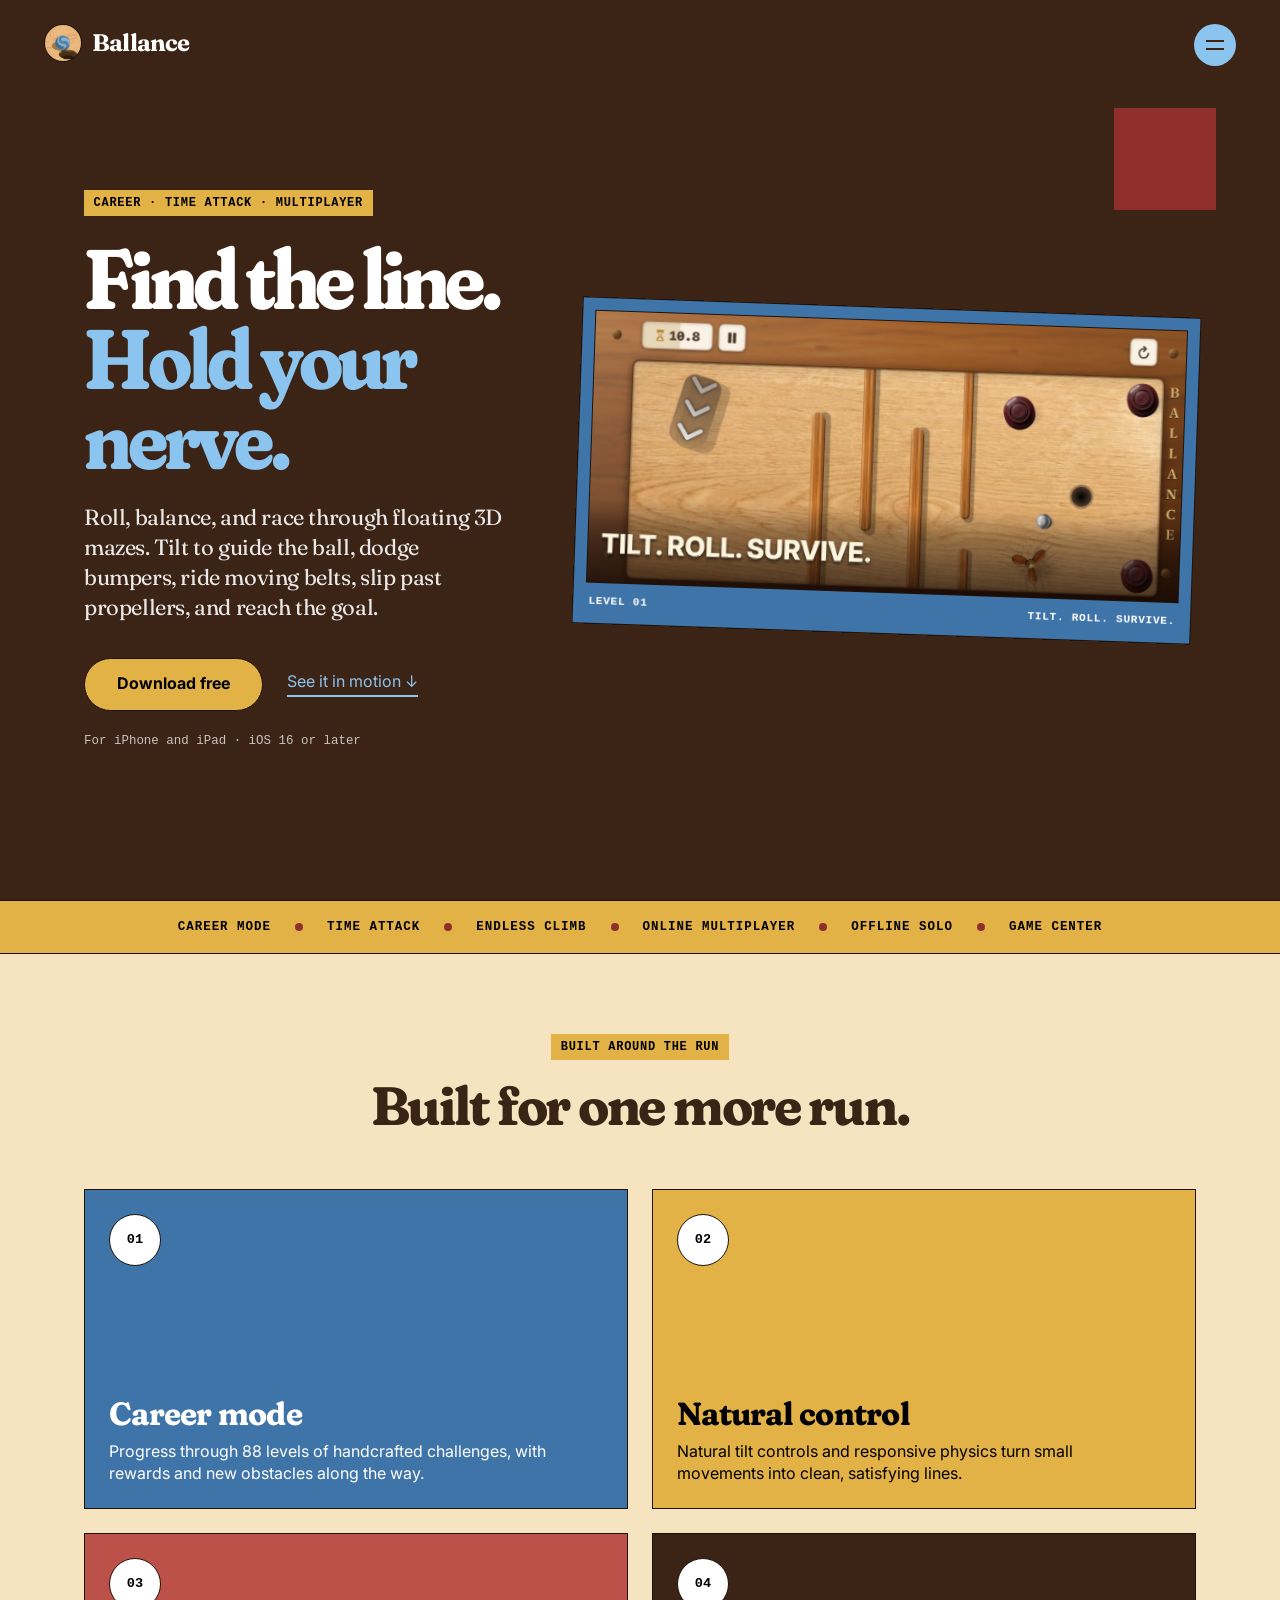
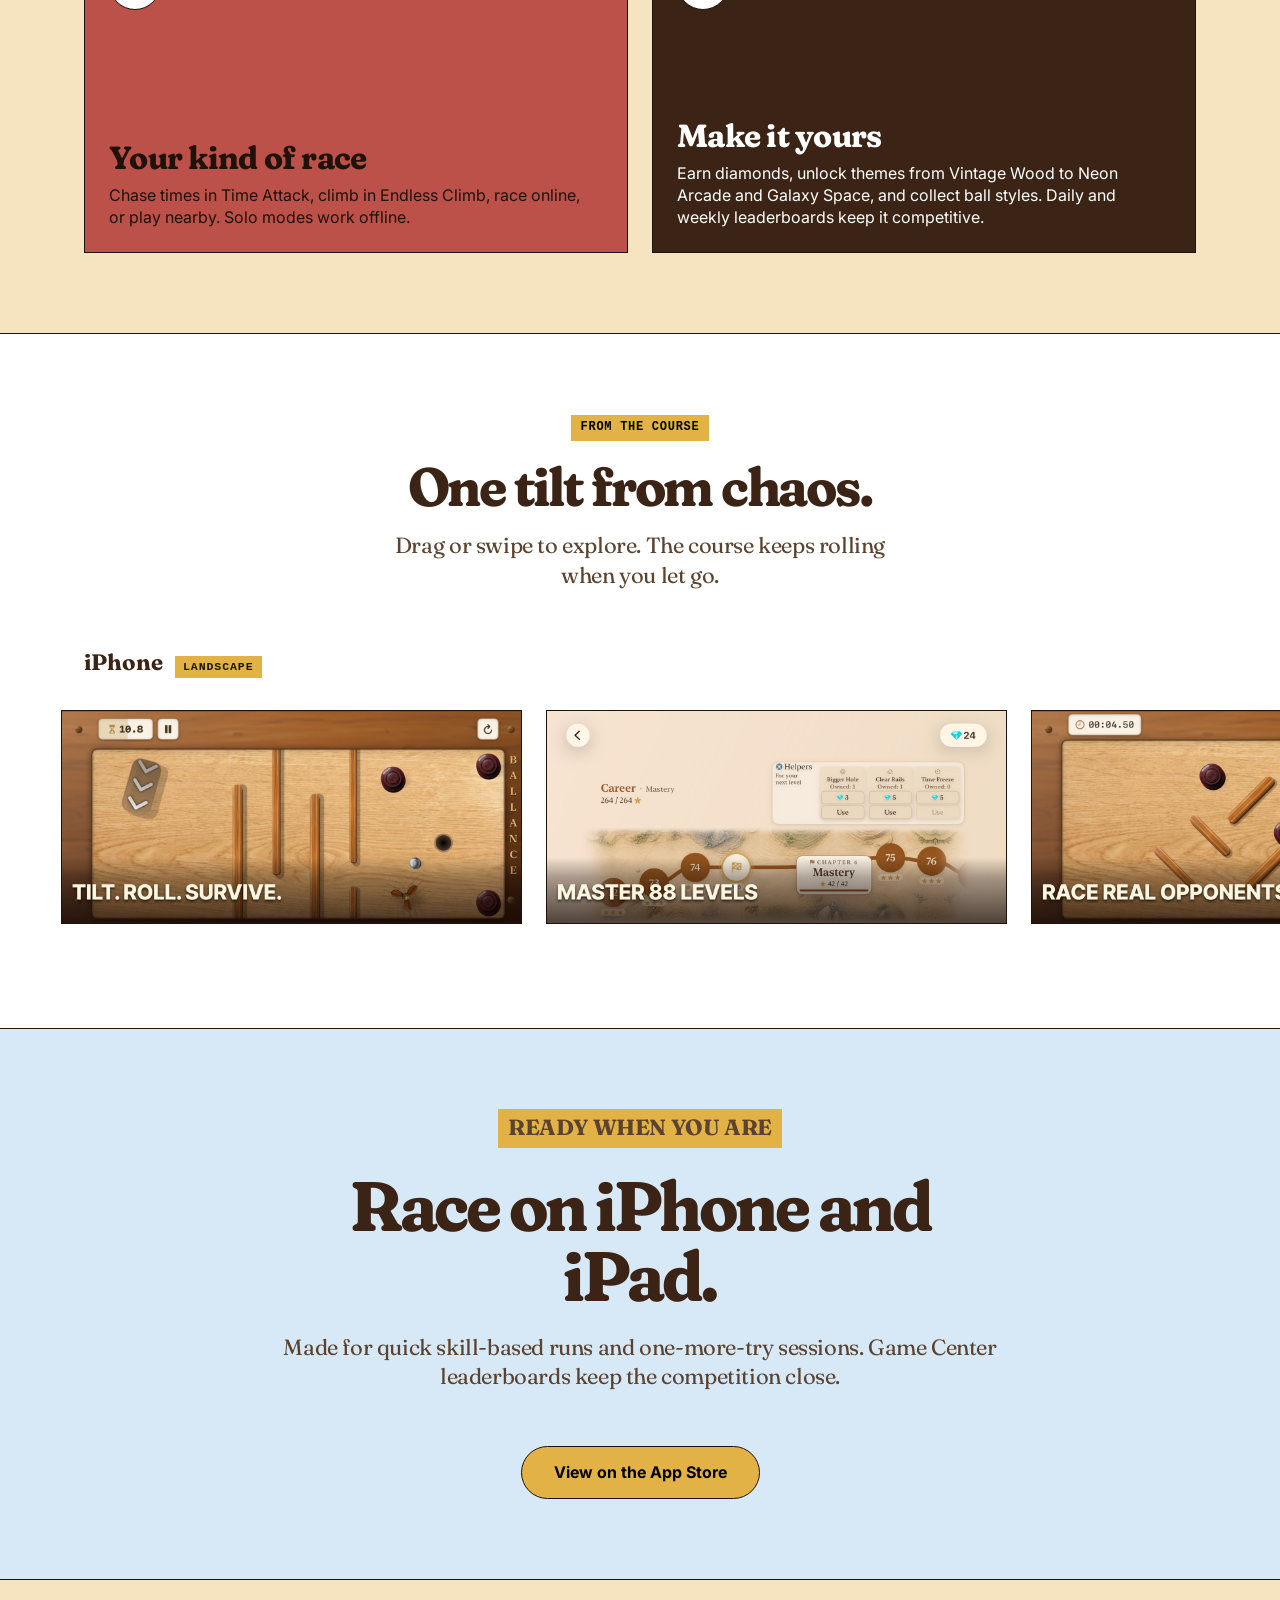
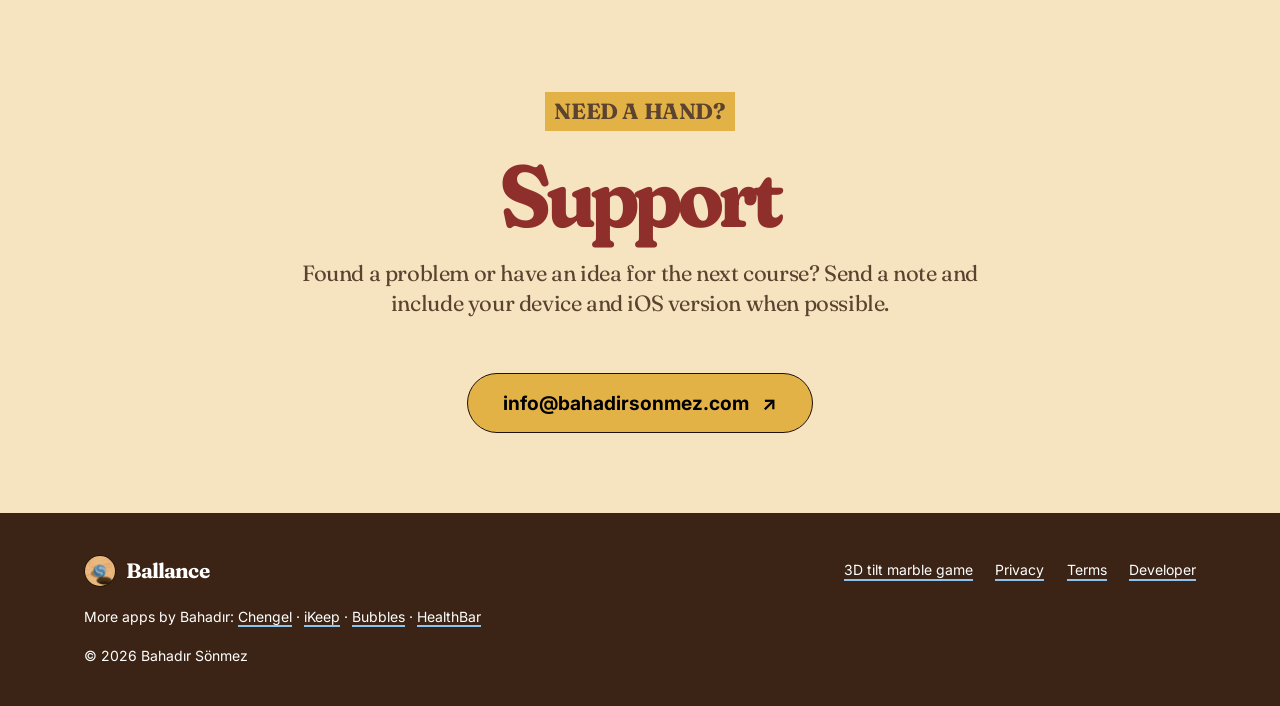
<file: index.html>
<!doctype html>
<html lang="en">
<head>
  <meta charset="utf-8">
  <meta name="viewport" content="width=device-width,initial-scale=1">
  <title>Ballance — Classic Marble Game: 3D Maze &amp; Online Multiplayer</title>
  <meta name="description" content="Roll, balance, and race through floating 3D mazes. Play Career Mode, Time Attack, Endless Climb, online and nearby multiplayer—solo modes work offline. Free on iPhone and iPad.">
  <meta name="theme-color" content="#3b2415">
  <meta name="apple-itunes-app" content="app-id=6757181645, app-argument=https://apps.apple.com/app/id6757181645">
  <meta property="og:title" content="Ballance — Classic Marble Game: 3D Maze &amp; Online Multiplayer">
  <meta property="og:description" content="Tilt through floating 3D mazes: career mode, time attack, endless climb, and online or nearby multiplayer.">
  <meta property="og:type" content="website">
  <meta property="og:url" content="https://ballance.bahadirsonmez.com/">
  <meta property="og:image" content="https://ballance.bahadirsonmez.com/assets/og.jpg">
  <meta property="og:image:width" content="1200"><meta property="og:image:height" content="630">
  <meta property="og:image:alt" content="Ballance marble racing across a floating 3D course"><meta property="og:site_name" content="Ballance"><meta property="og:locale" content="en_US">
  <meta name="twitter:card" content="summary_large_image"><meta name="twitter:title" content="Ballance — Classic Marble Game"><meta name="twitter:description" content="Career mode, time attack, endless climb, and online multiplayer with responsive tilt controls on iPhone and iPad."><meta name="twitter:image" content="https://ballance.bahadirsonmez.com/assets/og.jpg"><meta name="twitter:image:alt" content="Ballance marble racing across a floating 3D course">
  <link rel="canonical" href="https://ballance.bahadirsonmez.com/">
  <link rel="icon" type="image/png" href="assets/icon.png"><link rel="apple-touch-icon" href="assets/icon.png">
  <link rel="preconnect" href="https://fonts.googleapis.com"><link rel="preconnect" href="https://fonts.gstatic.com" crossorigin><link rel="stylesheet" href="https://fonts.googleapis.com/css2?family=Fraunces:ital,opsz,wght,SOFT,WONK@0,9..144,400..800,100,0&family=Inter:wght@400;600;700&display=swap"><link rel="stylesheet" href="styles.css">
  <script type="application/ld+json">{"@context":"https://schema.org","@type":"SoftwareApplication","name":"Ballance","description":"A classic marble game with floating 3D mazes for iPhone and iPad: Career Mode, Time Attack, Endless Climb, online and nearby multiplayer, and daily and weekly Game Center leaderboards.","url":"https://ballance.bahadirsonmez.com/","image":"https://ballance.bahadirsonmez.com/assets/icon.png","applicationCategory":"GameApplication","operatingSystem":"iOS 16 or later; iPadOS 16 or later","downloadUrl":"https://apps.apple.com/app/id6757181645","author":{"@type":"Person","name":"Bahadir Sonmez","url":"https://bahadirsonmez.com/"},"offers":{"@type":"Offer","price":"0","priceCurrency":"USD"}}</script>
</head>
<body>
  <a class="skip" href="#main">Skip to content</a>
  <header class="nav"><a class="brand" href="#top"><img src="assets/icon.png" alt="" width="38" height="38">Ballance</a><button class="nav-toggle" type="button" aria-expanded="false" aria-controls="site-nav" data-nav-toggle><span class="sr-only">Toggle navigation</span><span></span><span></span></button><nav id="site-nav" aria-label="Primary" data-nav><a href="#game">The game</a><a href="#gallery">Gallery</a><a href="#support">Support</a><a class="nav-cta" href="https://apps.apple.com/app/id6757181645">Get the game</a></nav></header>
  <main id="main">
    <section class="hero" id="top">
      <div class="hero-copy"><p class="eyebrow">Career · Time Attack · Multiplayer</p><h1>Find the line.<br><em>Hold your nerve.</em></h1><p class="lede">Roll, balance, and race through floating 3D mazes. Tilt to guide the ball, dodge bumpers, ride moving belts, slip past propellers, and reach the goal.</p><div class="actions"><a class="button" href="https://apps.apple.com/app/id6757181645">Download free</a><a class="text-link" href="#gallery">See it in motion <span aria-hidden="true">↓</span></a></div><p class="meta">For iPhone and iPad · iOS 16 or later</p></div>
      <figure class="hero-shot"><img src="assets/screens/iphone/01_slice_1.jpg" alt="Ballance gameplay: a marble tilting through a floating wooden maze" width="1400" height="646"><figcaption><span>LEVEL 01</span><span>TILT. ROLL. SURVIVE.</span></figcaption></figure>
    </section>

    <section class="ticker" aria-label="Game modes"><span>CAREER MODE</span><i></i><span>TIME ATTACK</span><i></i><span>ENDLESS CLIMB</span><i></i><span>ONLINE MULTIPLAYER</span><i></i><span>OFFLINE SOLO</span><i></i><span>GAME CENTER</span></section>

    <section class="section" id="game"><div class="section-head"><p class="eyebrow">Built around the run</p><h2>Built for one more run.</h2></div><div class="feature-grid">
      <article><span>01</span><h3>Career mode</h3><p>Progress through 88 levels of handcrafted challenges, with rewards and new obstacles along the way.</p></article>
      <article><span>02</span><h3>Natural control</h3><p>Natural tilt controls and responsive physics turn small movements into clean, satisfying lines.</p></article>
      <article><span>03</span><h3>Your kind of race</h3><p>Chase times in Time Attack, climb in Endless Climb, race online, or play nearby. Solo modes work offline.</p></article>
      <article><span>04</span><h3>Make it yours</h3><p>Earn diamonds, unlock themes from Vintage Wood to Neon Arcade and Galaxy Space, and collect ball styles. Daily and weekly leaderboards keep it competitive.</p></article>
    </div></section>

    <section class="gallery section" id="gallery"><div class="section-head"><p class="eyebrow">From the course</p><h2>One tilt from chaos.</h2><p class="gallery-hint">Drag or swipe to explore. The course keeps rolling when you let go.</p></div>
      <div class="showcase"><div class="showcase-label"><span>iPhone</span><small>Landscape</small></div><div class="carousel carousel-landscape" data-carousel aria-label="Ballance iPhone App Store screenshots" tabindex="0"><div class="carousel-track">
        <figure><img src="assets/screens/iphone/01_slice_1.jpg" alt="Ballance App Store screenshot — Tilt. Roll. Survive." loading="lazy" decoding="async" width="1400" height="646"></figure><figure><img src="assets/screens/iphone/01_slice_2.jpg" alt="Ballance App Store screenshot — Master 88 levels" loading="lazy" decoding="async" width="1400" height="646"></figure><figure><img src="assets/screens/iphone/01_slice_3.jpg" alt="Ballance App Store screenshot — Race real opponents" loading="lazy" decoding="async" width="1400" height="646"></figure><figure><img src="assets/screens/iphone/01_slice_4.jpg" alt="Ballance App Store screenshot — Beat the clock" loading="lazy" decoding="async" width="1400" height="646"></figure><figure><img src="assets/screens/iphone/01_slice_5.jpg" alt="Ballance App Store screenshot — How high can you climb?" loading="lazy" decoding="async" width="1400" height="646"></figure><figure><img src="assets/screens/iphone/01_slice_6.jpg" alt="Ballance App Store screenshot — Make it yours" loading="lazy" decoding="async" width="1400" height="646"></figure><figure><img src="assets/screens/iphone/01_slice_7.jpg" alt="Ballance App Store screenshot — Climb the leaderboards" loading="lazy" decoding="async" width="1400" height="646"></figure>
      </div></div></div>
    </section>

    <section class="platform section"><div><p class="eyebrow">Ready when you are</p><h2>Race on iPhone and iPad.</h2><p>Made for quick skill-based runs and one-more-try sessions. Game Center leaderboards keep the competition close.</p></div><a class="button" href="https://apps.apple.com/app/id6757181645">View on the App Store</a></section>

    <section class="support section" id="support"><div><p class="eyebrow">Need a hand?</p><h2>Support</h2><p>Found a problem or have an idea for the next course? Send a note and include your device and iOS version when possible.</p></div><a class="text-link" href="mailto:info@bahadirsonmez.com?subject=Ballance%20Support">info@bahadirsonmez.com <span aria-hidden="true">↗</span></a></section>
  </main>
  <footer><a class="brand" href="#top"><img src="assets/icon.png" alt="" width="32" height="32">Ballance</a><div><a href="tilt-marble-game/">3D tilt marble game</a><a href="privacy.html">Privacy</a><a href="terms.html">Terms</a><a href="https://bahadirsonmez.com">Developer</a></div><p class="more-apps">More apps by Bahadır: <a href="https://chengel.bahadirsonmez.com/">Chengel</a> · <a href="https://ikeep.bahadirsonmez.com/">iKeep</a> · <a href="https://bubbles.bahadirsonmez.com/">Bubbles</a> · <a href="https://healthbar.bahadirsonmez.com/">HealthBar</a></p><p>© <span data-year>2026</span> Bahadır Sönmez</p></footer>
  <script src="script.js" defer></script>
<!-- Cloudflare Web Analytics --><script type="module" src="https://static.cloudflareinsights.com/beacon.min.js" data-cf-beacon='{"token":"725a9fe7e49840a28d1a4b405dc2980f"}'></script><!-- End Cloudflare Web Analytics --></body>
</html>
</file>
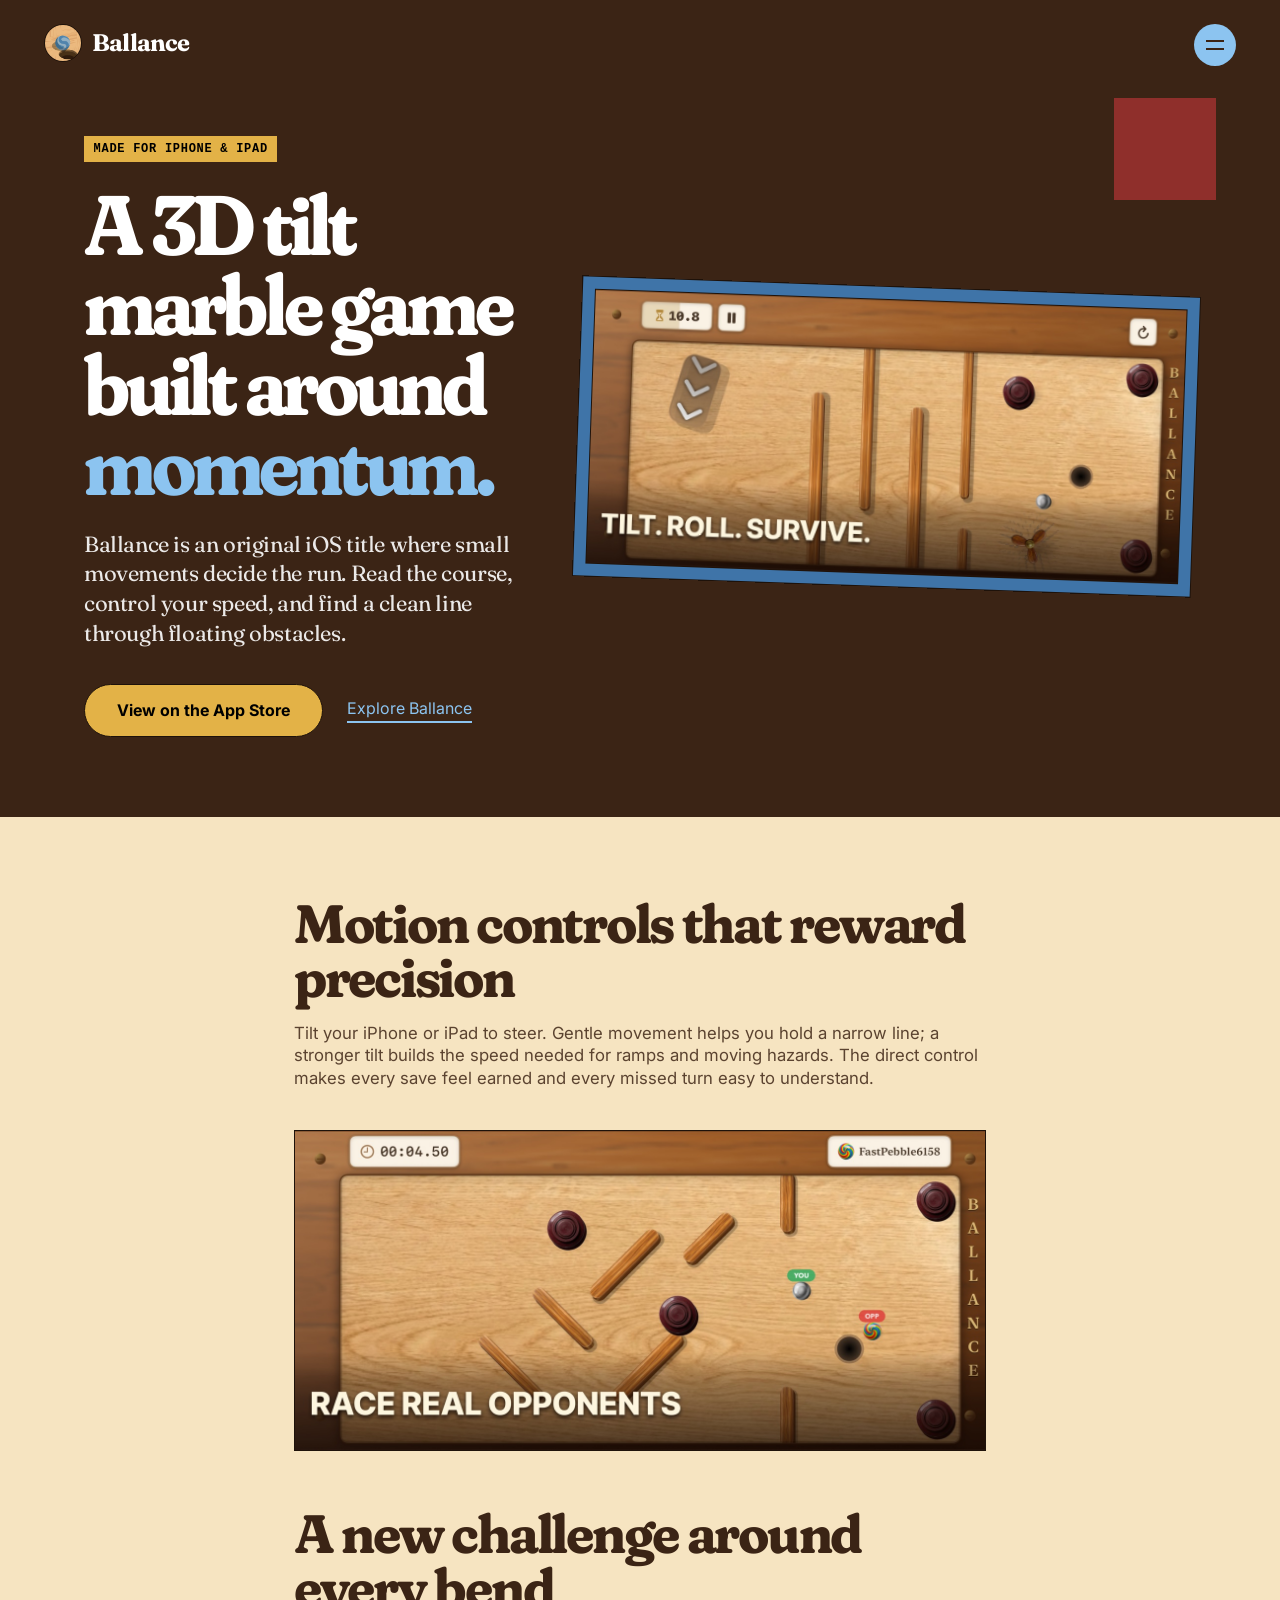
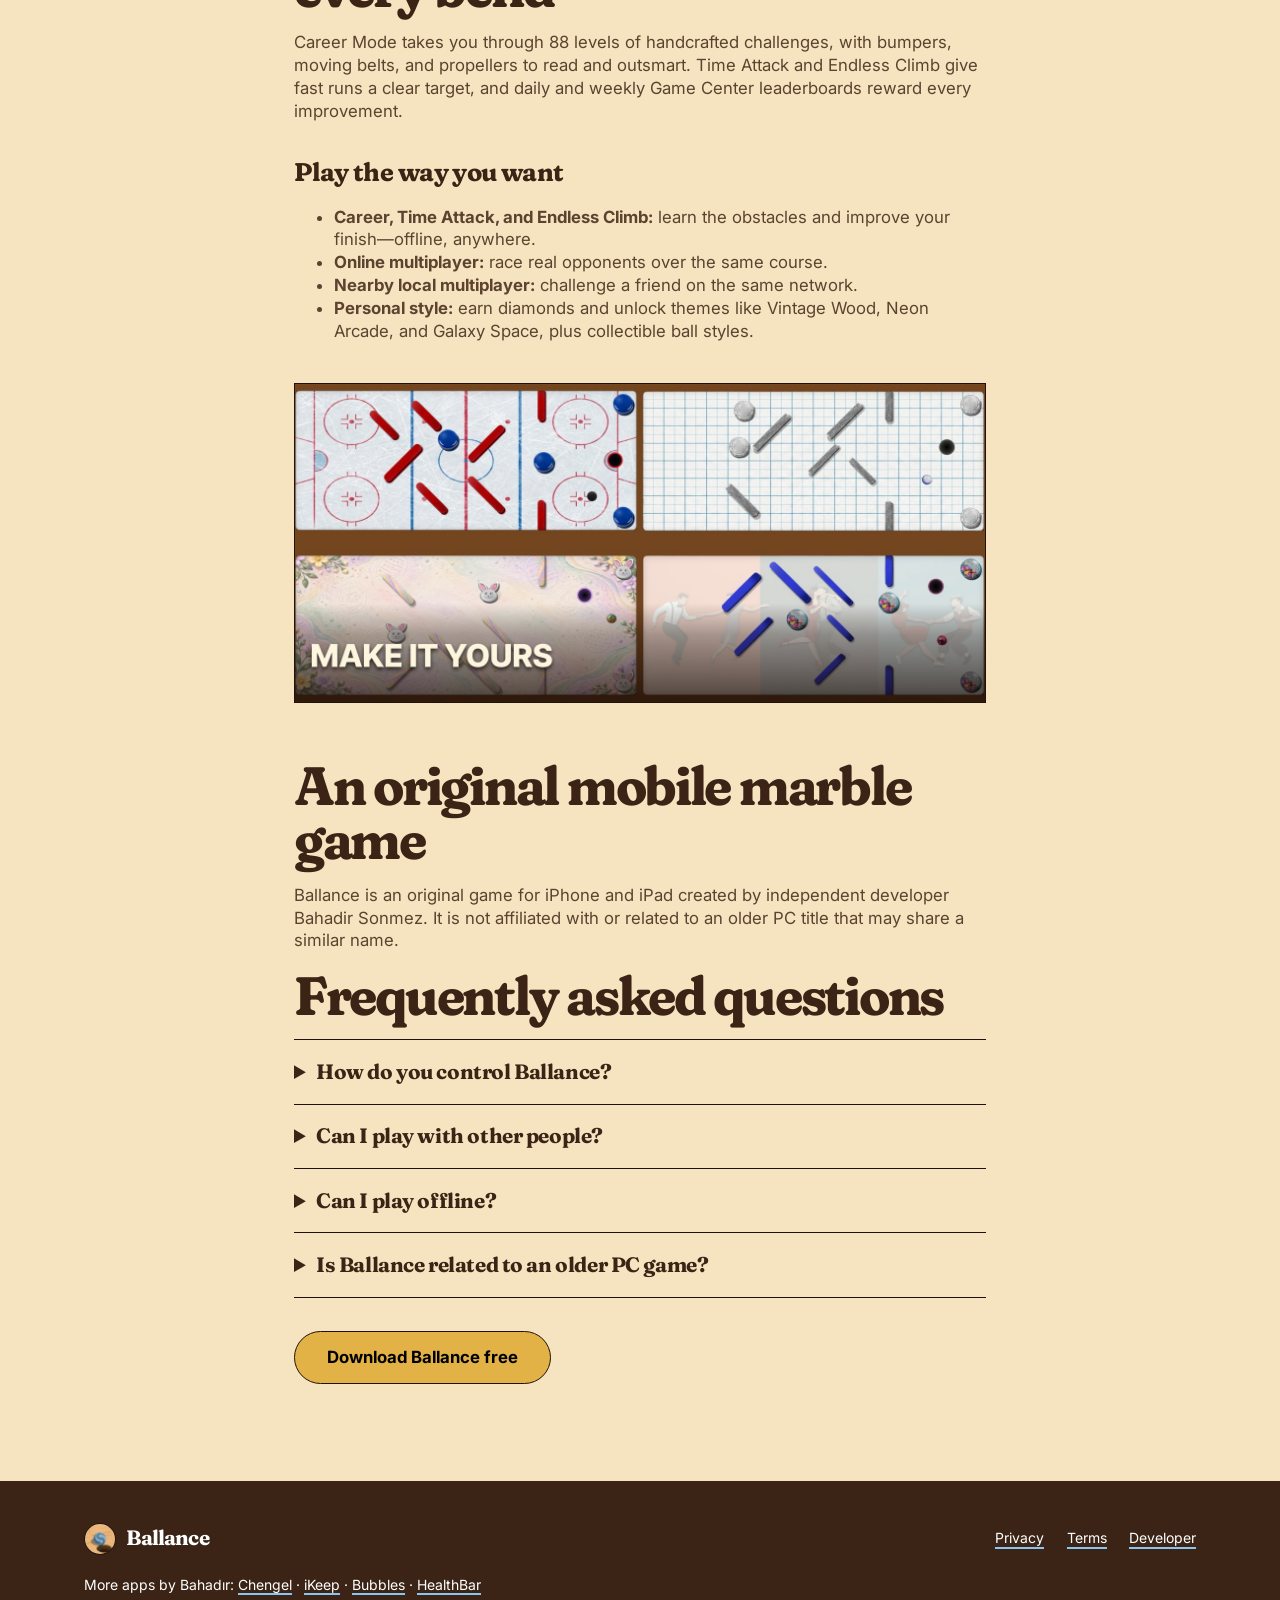
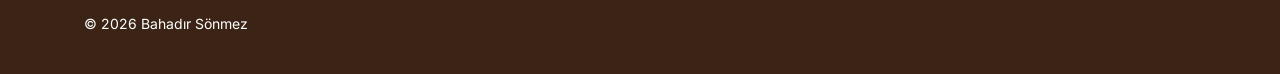
<file: tilt-marble-game/index.html>
<!doctype html>
<html lang="en">
<head>
  <meta charset="utf-8">
<meta name="viewport" content="width=device-width,initial-scale=1">
  <title>3D Tilt Marble Game for iPhone &amp; iPad — Ballance</title>
  <meta name="description" content="Discover Ballance, an original 3D tilt marble game for iPhone and iPad with responsive motion controls, changing courses, leaderboards, and multiplayer.">
  <link rel="canonical" href="https://ballance.bahadirsonmez.com/tilt-marble-game/">
  <meta property="og:type" content="article">
<meta property="og:site_name" content="Ballance">
<meta property="og:locale" content="en_US">
<meta property="og:title" content="3D Tilt Marble Game for iPhone &amp; iPad — Ballance">
<meta property="og:description" content="Use precise motion controls to master changing 3D courses, chase faster times, and race friends.">
<meta property="og:url" content="https://ballance.bahadirsonmez.com/tilt-marble-game/">
<meta property="og:image" content="https://ballance.bahadirsonmez.com/assets/og.jpg">
<meta property="og:image:alt" content="Ballance marble on a floating 3D obstacle course">
  <meta name="twitter:card" content="summary_large_image">
<meta name="twitter:title" content="3D Tilt Marble Game for iPhone &amp; iPad — Ballance">
<meta name="twitter:description" content="A precision marble game built around motion, momentum, and replayable courses.">
<meta name="twitter:image" content="https://ballance.bahadirsonmez.com/assets/og.jpg">
  <link rel="icon" href="../assets/icon.png">
<link rel="apple-touch-icon" href="../assets/icon.png">
<link rel="preconnect" href="https://fonts.googleapis.com"><link rel="preconnect" href="https://fonts.gstatic.com" crossorigin><link rel="stylesheet" href="https://fonts.googleapis.com/css2?family=Fraunces:ital,opsz,wght,SOFT,WONK@0,9..144,400..800,100,0&family=Inter:wght@400;600;700&display=swap"><link rel="stylesheet" href="../styles.css">
  <script type="application/ld+json">{"@context":"https://schema.org","@graph":[{"@type":"SoftwareApplication","name":"Ballance","applicationCategory":"GameApplication","operatingSystem":"iOS 16 or later; iPadOS 16 or later","url":"https://ballance.bahadirsonmez.com/","downloadUrl":"https://apps.apple.com/app/id6757181645","offers":{"@type":"Offer","price":"0","priceCurrency":"USD"},"author":{"@type":"Person","name":"Bahadir Sonmez","url":"https://bahadirsonmez.com/"}},{"@type":"FAQPage","mainEntity":[{"@type":"Question","name":"How do you control Ballance?","acceptedAnswer":{"@type":"Answer","text":"Ballance uses responsive tilt controls: move your iPhone or iPad to guide the marble, manage momentum, and line up each obstacle."}},{"@type":"Question","name":"Can I play Ballance with other people?","acceptedAnswer":{"@type":"Answer","text":"Yes. Ballance supports online multiplayer and nearby local play, alongside solo time trials."}},{"@type":"Question","name":"Does Ballance have the same course every time?","acceptedAnswer":{"@type":"Answer","text":"No. Procedurally changing obstacle layouts make each run a fresh route to read and master."}},{"@type":"Question","name":"Is Ballance related to an older PC game?","acceptedAnswer":{"@type":"Answer","text":"No. Ballance is an original iOS and iPadOS title by independent developer Bahadir Sonmez."}}]}]}</script>
</head>
<body>
<a class="skip" href="#main">Skip to content</a>
<header class="nav">
<a class="brand" href="../">
<img src="../assets/icon.png" alt="" width="38" height="38">Ballance</a>
<button class="nav-toggle" type="button" aria-expanded="false" aria-controls="site-nav" data-nav-toggle><span class="sr-only">Toggle navigation</span><span></span><span></span></button><nav id="site-nav" aria-label="Primary" data-nav>
<a href="../#game">Features</a>
<a href="../#gallery">Gallery</a>
<a class="nav-cta" href="https://apps.apple.com/app/id6757181645">Get the game</a>
</nav>
</header>
<main id="main">
<section class="hero content-hero">
<div class="hero-copy">
<p class="eyebrow">Made for iPhone &amp; iPad</p>
<h1>A 3D tilt marble game built around <em>momentum.</em>
</h1>
<p class="lede">Ballance is an original iOS title where small movements decide the run. Read the course, control your speed, and find a clean line through floating obstacles.</p>
<div class="actions">
<a class="button" href="https://apps.apple.com/app/id6757181645">View on the App Store</a>
<a class="text-link" href="../">Explore Ballance</a>
</div>
</div>
<figure class="hero-shot app-store-hero-shot">
<img src="../assets/screens/iphone/01_slice_1.jpg" alt="Ballance App Store screenshot: tilt, roll, survive" width="1400" height="646">
</figure>
</section>
<article class="section prose">
<h2>Motion controls that reward precision</h2>
<p>Tilt your iPhone or iPad to steer. Gentle movement helps you hold a narrow line; a stronger tilt builds the speed needed for ramps and moving hazards. The direct control makes every save feel earned and every missed turn easy to understand.</p>
<img class="app-store-shot" src="../assets/screens/iphone/01_slice_3.jpg" alt="Ballance App Store screenshot: race real opponents" loading="lazy" width="1400" height="646">
<h2>A new challenge around every bend</h2>
<p>Career Mode takes you through 88 levels of handcrafted challenges, with bumpers, moving belts, and propellers to read and outsmart. Time Attack and Endless Climb give fast runs a clear target, and daily and weekly Game Center leaderboards reward every improvement.</p>
<h3>Play the way you want</h3>
<ul>
<li>
<strong>Career, Time Attack, and Endless Climb:</strong> learn the obstacles and improve your finish—offline, anywhere.</li>
<li>
<strong>Online multiplayer:</strong> race real opponents over the same course.</li>
<li>
<strong>Nearby local multiplayer:</strong> challenge a friend on the same network.</li>
<li>
<strong>Personal style:</strong> earn diamonds and unlock themes like Vintage Wood, Neon Arcade, and Galaxy Space, plus collectible ball styles.</li>
</ul>
<img class="app-store-shot" src="../assets/screens/iphone/01_slice_6.jpg" alt="Ballance App Store screenshot: make it yours with themes and ball styles" loading="lazy" width="1400" height="646">
<h2>An original mobile marble game</h2>
<p>Ballance is an original game for iPhone and iPad created by independent developer Bahadir Sonmez. It is not affiliated with or related to an older PC title that may share a similar name.</p>
<section class="faq">
<h2>Frequently asked questions</h2>
<details>
<summary>How do you control Ballance?</summary>
<p>Tilt your device to guide the marble, manage its momentum, and line up each obstacle.</p>
</details>
<details>
<summary>Can I play with other people?</summary>
<p>Yes. Choose online multiplayer or nearby local play, or focus on solo time trials.</p>
</details>
<details>
<summary>Can I play offline?</summary>
<p>Yes. Career Mode, Time Attack, and Endless Climb are playable offline. Online and nearby multiplayer need a connection or local network.</p>
</details>
<details>
<summary>Is Ballance related to an older PC game?</summary>
<p>No. This Ballance is an original iOS and iPadOS title by Bahadir Sonmez.</p>
</details>
</section>
<p>
<a class="button" href="https://apps.apple.com/app/id6757181645">Download Ballance free</a>
</p>
</article>
</main>
<footer>
<a class="brand" href="../">
<img src="../assets/icon.png" alt="" width="32" height="32">Ballance</a>
<div>
<a href="../privacy.html">Privacy</a>
<a href="../terms.html">Terms</a>
<a href="https://bahadirsonmez.com/">Developer</a>
</div>
<p class="more-apps">More apps by Bahadır: <a href="https://chengel.bahadirsonmez.com/">Chengel</a> · <a href="https://ikeep.bahadirsonmez.com/">iKeep</a> · <a href="https://bubbles.bahadirsonmez.com/">Bubbles</a> · <a href="https://healthbar.bahadirsonmez.com/">HealthBar</a>
</p>
<p>© 2026 Bahadır Sönmez</p>
</footer>
<script src="../script.js" defer></script>
<!-- Cloudflare Web Analytics -->
<script type="module" src="https://static.cloudflareinsights.com/beacon.min.js" data-cf-beacon='{"token":"725a9fe7e49840a28d1a4b405dc2980f"}'>
</script>
<!-- End Cloudflare Web Analytics -->
</body>
</html>
</file>
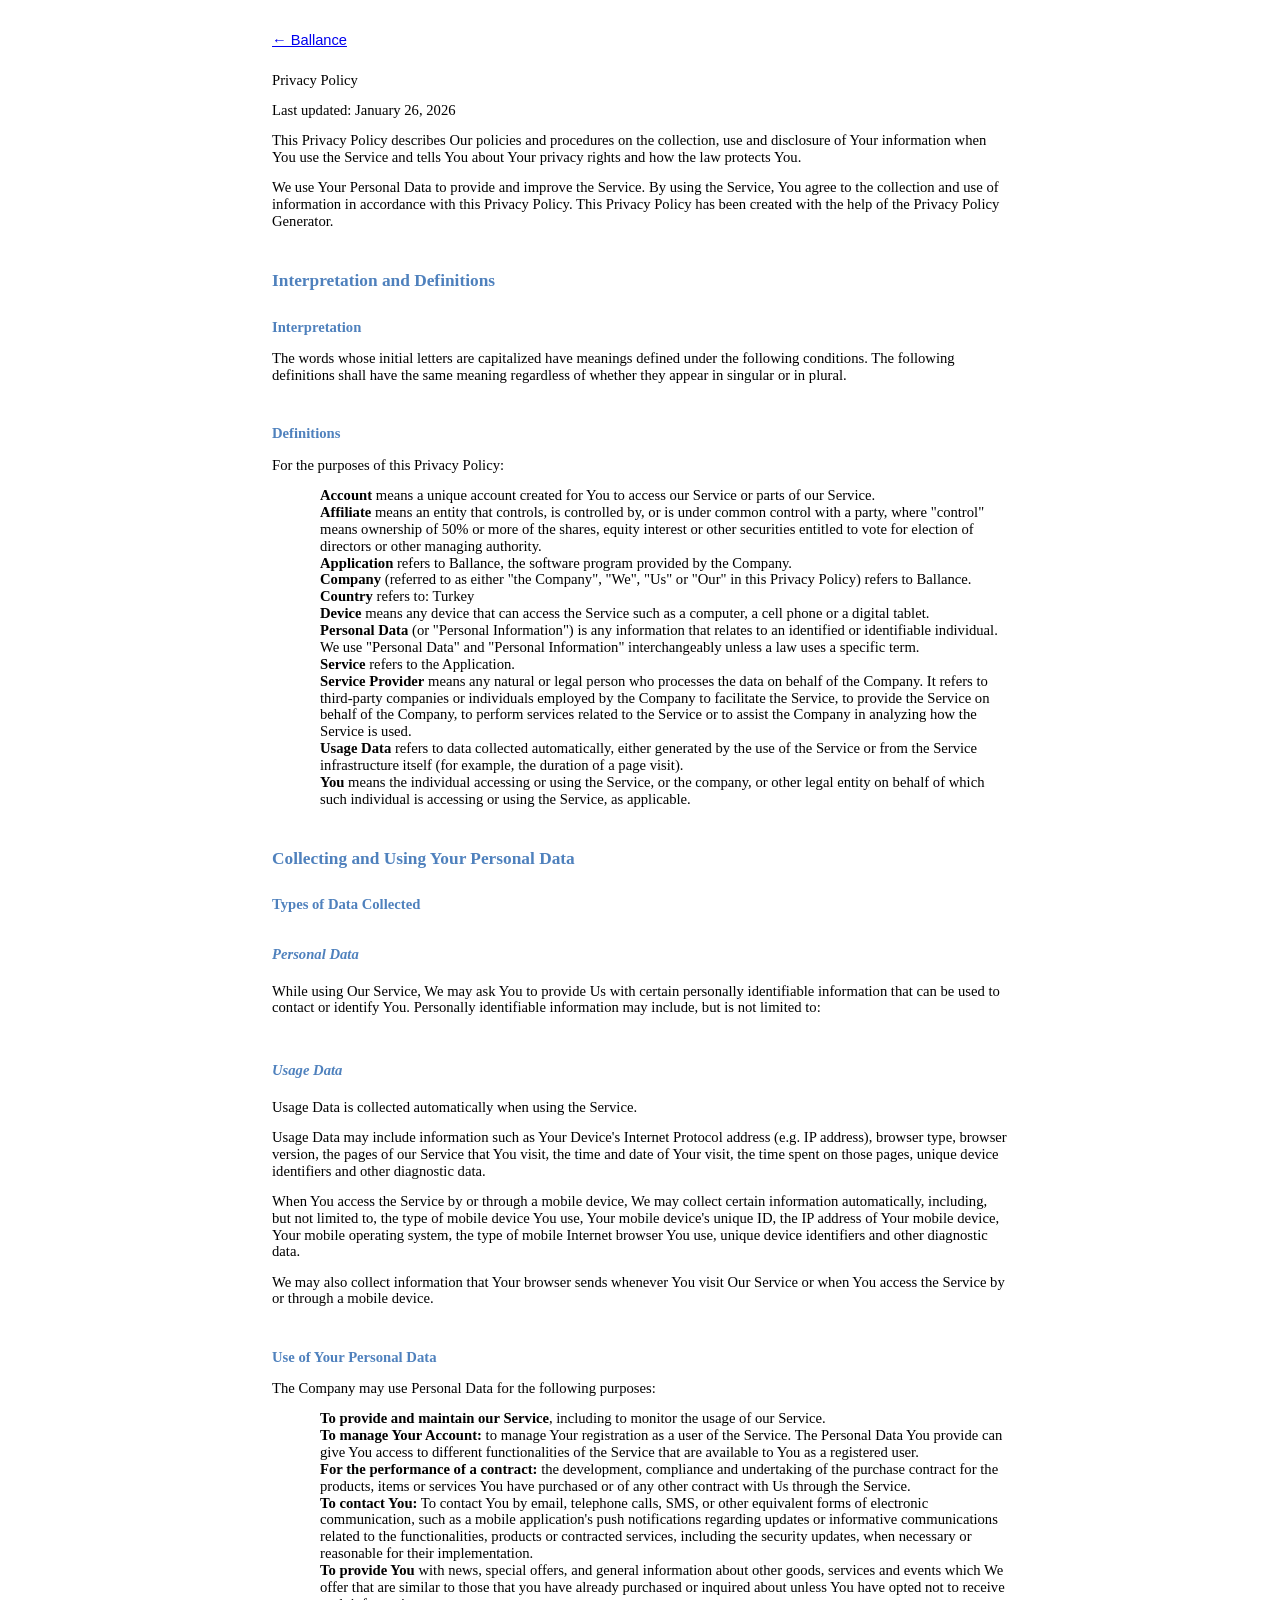
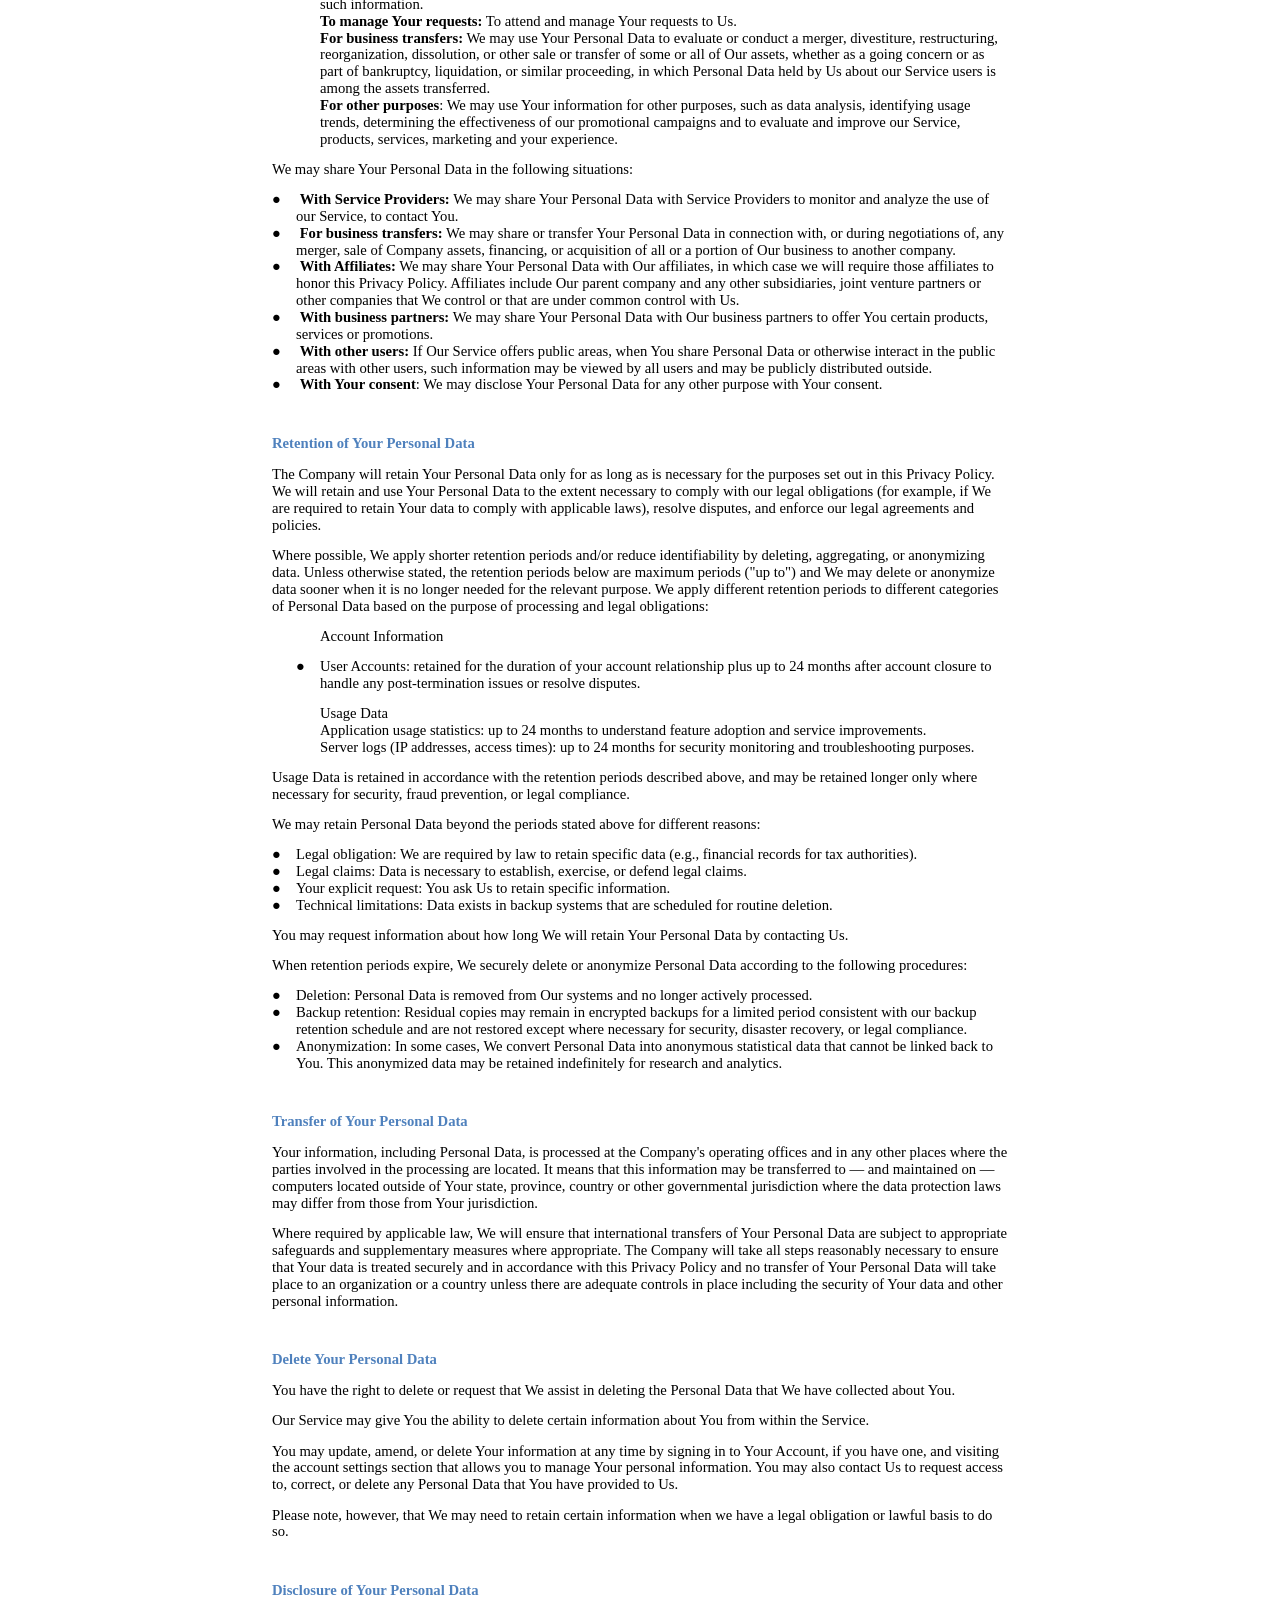
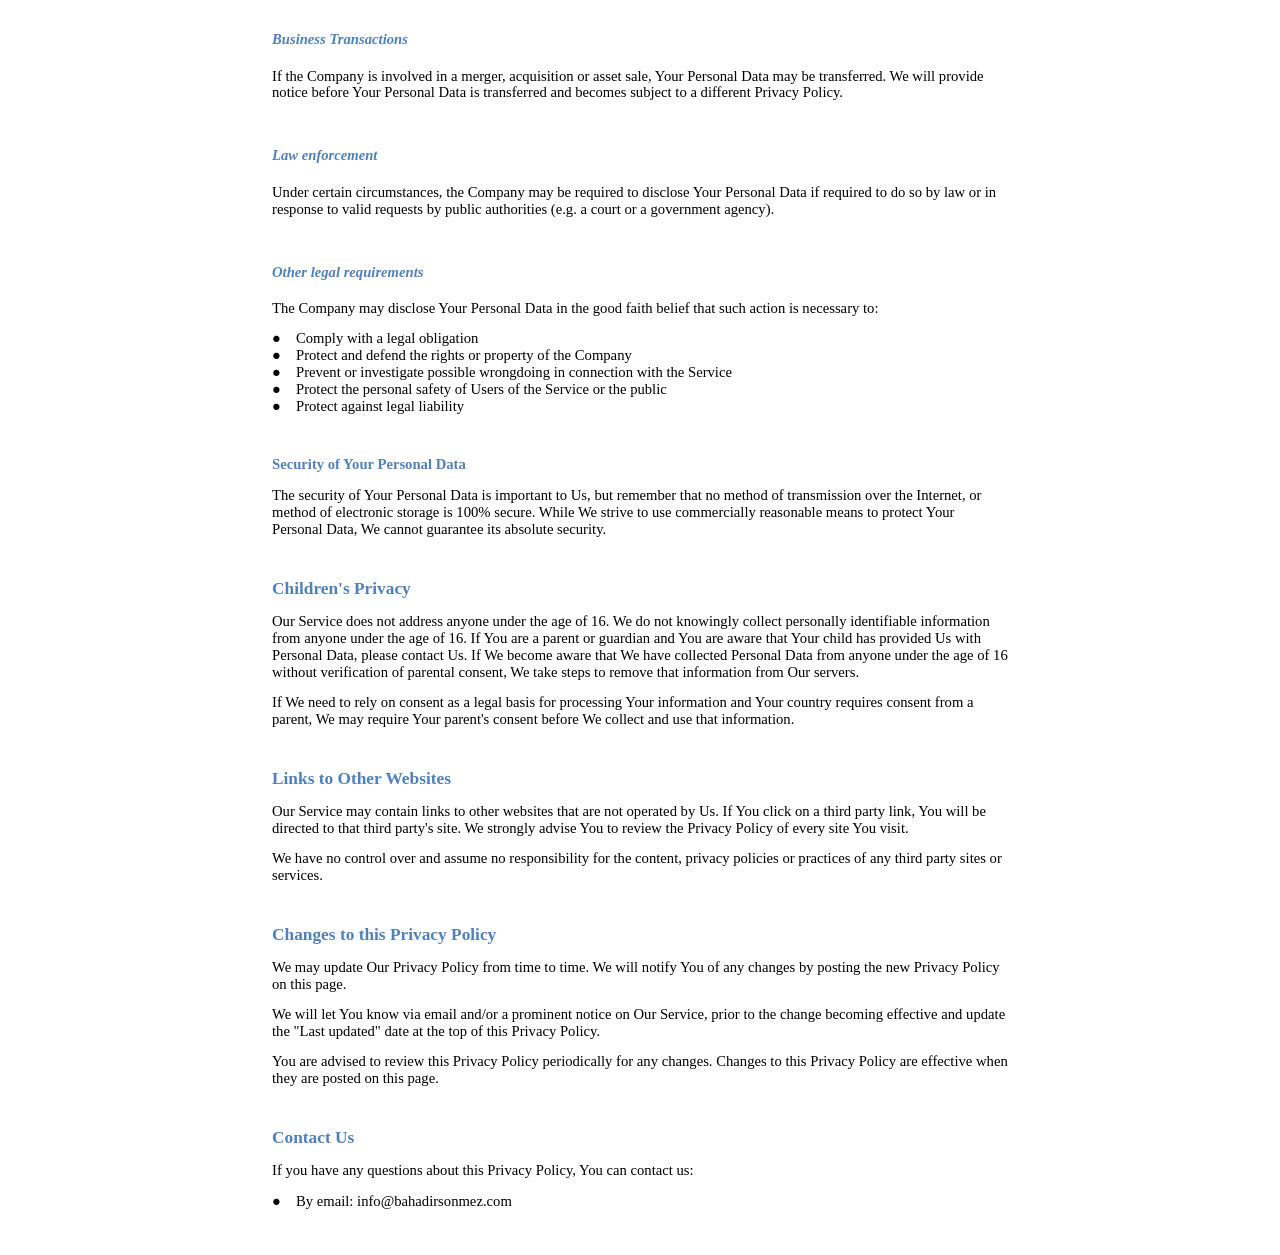
<file: privacy.html>
<!DOCTYPE html PUBLIC "-//W3C//DTD HTML 4.0 Transitional//EN" "http://www.w3.org/TR/REC-html40/loose.dtd">
<html lang="en">
<head>
<meta name="robots" content="index,follow">
<link rel="canonical" href="https://ballance.bahadirsonmez.com/privacy.html">
<meta content="text/html; charset=UTF-8" http-equiv="content-type">
<meta name="viewport" content="width=device-width,initial-scale=1">
<title>Privacy Policy — Ballance</title>
<meta name="description" content="Privacy Policy for the Ballance marble game.">
<link rel="icon" href="/assets/icon.png">
<style type="text/css">@import url(https://themes.googleusercontent.com/fonts/css?kit=fpjTOVmNbO4Lz34iLyptLTi9jKYd1gJzj5O2gWsEpXoyck2WCYPEMNySjZN0CHed_kmCvy597kDopqFAXvpeaA);ol.lst-kix_list_7-0{list-style-type:none}ul.lst-kix_list_1-0{list-style-type:none}ol.lst-kix_list_9-0.start{counter-reset:lst-ctn-kix_list_9-0 0}.lst-kix_list_3-0>li:before{content:"\0025cf   "}ul.lst-kix_list_5-7{list-style-type:none}ul.lst-kix_list_9-3{list-style-type:none}ul.lst-kix_list_5-8{list-style-type:none}ul.lst-kix_list_9-4{list-style-type:none}.lst-kix_list_3-1>li:before{content:" "}.lst-kix_list_3-2>li:before{content:" "}ul.lst-kix_list_5-5{list-style-type:none}ul.lst-kix_list_9-1{list-style-type:none}ul.lst-kix_list_5-6{list-style-type:none}ul.lst-kix_list_9-2{list-style-type:none}.lst-kix_list_8-1>li:before{content:" "}ul.lst-kix_list_9-7{list-style-type:none}ul.lst-kix_list_9-8{list-style-type:none}.lst-kix_list_8-2>li:before{content:" "}ul.lst-kix_list_9-5{list-style-type:none}.lst-kix_list_5-0>li{counter-increment:lst-ctn-kix_list_5-0}.lst-kix_list_6-0>li{counter-increment:lst-ctn-kix_list_6-0}.lst-kix_list_7-0>li{counter-increment:lst-ctn-kix_list_7-0}.lst-kix_list_8-0>li{counter-increment:lst-ctn-kix_list_8-0}.lst-kix_list_9-0>li{counter-increment:lst-ctn-kix_list_9-0}ul.lst-kix_list_9-6{list-style-type:none}ul.lst-kix_list_1-3{list-style-type:none}.lst-kix_list_3-5>li:before{content:" "}ul.lst-kix_list_1-4{list-style-type:none}ul.lst-kix_list_1-1{list-style-type:none}.lst-kix_list_3-4>li:before{content:" "}ul.lst-kix_list_1-2{list-style-type:none}ul.lst-kix_list_5-3{list-style-type:none}ul.lst-kix_list_1-7{list-style-type:none}.lst-kix_list_3-3>li:before{content:" "}ul.lst-kix_list_5-4{list-style-type:none}ul.lst-kix_list_1-8{list-style-type:none}ul.lst-kix_list_5-1{list-style-type:none}.lst-kix_list_8-0>li:before{content:"" counter(lst-ctn-kix_list_8-0,decimal) ". "}ul.lst-kix_list_1-5{list-style-type:none}ul.lst-kix_list_5-2{list-style-type:none}ul.lst-kix_list_1-6{list-style-type:none}.lst-kix_list_8-7>li:before{content:" "}.lst-kix_list_3-8>li:before{content:" "}.lst-kix_list_8-5>li:before{content:" "}.lst-kix_list_8-6>li:before{content:" "}.lst-kix_list_8-3>li:before{content:" "}.lst-kix_list_3-6>li:before{content:" "}.lst-kix_list_3-7>li:before{content:" "}.lst-kix_list_8-4>li:before{content:" "}ol.lst-kix_list_5-0.start{counter-reset:lst-ctn-kix_list_5-0 0}.lst-kix_list_8-8>li:before{content:" "}.lst-kix_list_5-0>li:before{content:"" counter(lst-ctn-kix_list_5-0,decimal) ". "}ol.lst-kix_list_6-0{list-style-type:none}.lst-kix_list_4-8>li:before{content:" "}.lst-kix_list_5-3>li:before{content:" "}.lst-kix_list_4-7>li:before{content:" "}.lst-kix_list_5-2>li:before{content:" "}.lst-kix_list_5-1>li:before{content:" "}ul.lst-kix_list_4-8{list-style-type:none}.lst-kix_list_5-7>li:before{content:" "}ul.lst-kix_list_8-4{list-style-type:none}ul.lst-kix_list_8-5{list-style-type:none}ul.lst-kix_list_4-6{list-style-type:none}.lst-kix_list_5-6>li:before{content:" "}.lst-kix_list_5-8>li:before{content:" "}ul.lst-kix_list_8-2{list-style-type:none}ul.lst-kix_list_4-7{list-style-type:none}ul.lst-kix_list_8-3{list-style-type:none}ul.lst-kix_list_8-8{list-style-type:none}ul.lst-kix_list_8-6{list-style-type:none}ul.lst-kix_list_8-7{list-style-type:none}ul.lst-kix_list_4-0{list-style-type:none}ul.lst-kix_list_4-1{list-style-type:none}.lst-kix_list_5-4>li:before{content:" "}ul.lst-kix_list_4-4{list-style-type:none}.lst-kix_list_5-5>li:before{content:" "}ul.lst-kix_list_4-5{list-style-type:none}ul.lst-kix_list_8-1{list-style-type:none}ul.lst-kix_list_4-2{list-style-type:none}ul.lst-kix_list_4-3{list-style-type:none}.lst-kix_list_6-1>li:before{content:" "}.lst-kix_list_6-3>li:before{content:" "}.lst-kix_list_6-0>li:before{content:"" counter(lst-ctn-kix_list_6-0,decimal) ". "}.lst-kix_list_6-4>li:before{content:" "}.lst-kix_list_6-2>li:before{content:" "}.lst-kix_list_6-8>li:before{content:" "}ol.lst-kix_list_8-0.start{counter-reset:lst-ctn-kix_list_8-0 0}.lst-kix_list_6-5>li:before{content:" "}.lst-kix_list_6-7>li:before{content:" "}.lst-kix_list_7-0>li:before{content:"" counter(lst-ctn-kix_list_7-0,decimal) ". "}.lst-kix_list_6-6>li:before{content:" "}ol.lst-kix_list_5-0{list-style-type:none}.lst-kix_list_2-6>li:before{content:" "}.lst-kix_list_2-7>li:before{content:" "}.lst-kix_list_7-4>li:before{content:" "}.lst-kix_list_7-6>li:before{content:" "}.lst-kix_list_2-4>li:before{content:" "}.lst-kix_list_2-5>li:before{content:" "}.lst-kix_list_2-8>li:before{content:" "}.lst-kix_list_7-1>li:before{content:" "}.lst-kix_list_7-5>li:before{content:" "}.lst-kix_list_7-2>li:before{content:" "}.lst-kix_list_7-3>li:before{content:" "}ul.lst-kix_list_7-5{list-style-type:none}.lst-kix_list_10-0>li:before{content:"\0025cf   "}ul.lst-kix_list_7-6{list-style-type:none}ul.lst-kix_list_7-3{list-style-type:none}ul.lst-kix_list_3-7{list-style-type:none}ul.lst-kix_list_7-4{list-style-type:none}ul.lst-kix_list_3-8{list-style-type:none}.lst-kix_list_10-1>li:before{content:" "}ul.lst-kix_list_7-7{list-style-type:none}ul.lst-kix_list_7-8{list-style-type:none}ul.lst-kix_list_3-1{list-style-type:none}ul.lst-kix_list_3-2{list-style-type:none}.lst-kix_list_7-8>li:before{content:" "}ul.lst-kix_list_3-0{list-style-type:none}ul.lst-kix_list_7-1{list-style-type:none}ul.lst-kix_list_3-5{list-style-type:none}ul.lst-kix_list_7-2{list-style-type:none}ol.lst-kix_list_9-0{list-style-type:none}ul.lst-kix_list_3-6{list-style-type:none}ul.lst-kix_list_3-3{list-style-type:none}.lst-kix_list_7-7>li:before{content:" "}ul.lst-kix_list_3-4{list-style-type:none}.lst-kix_list_10-7>li:before{content:" "}.lst-kix_list_10-5>li:before{content:" "}.lst-kix_list_10-4>li:before{content:" "}.lst-kix_list_10-8>li:before{content:" "}.lst-kix_list_4-0>li:before{content:"\0025cf   "}.lst-kix_list_10-3>li:before{content:" "}.lst-kix_list_4-1>li:before{content:" "}.lst-kix_list_10-2>li:before{content:" "}.lst-kix_list_4-4>li:before{content:" "}.lst-kix_list_9-2>li:before{content:" "}.lst-kix_list_4-3>li:before{content:" "}.lst-kix_list_4-5>li:before{content:" "}.lst-kix_list_4-2>li:before{content:" "}.lst-kix_list_4-6>li:before{content:" "}.lst-kix_list_9-3>li:before{content:" "}ol.lst-kix_list_7-0.start{counter-reset:lst-ctn-kix_list_7-0 0}.lst-kix_list_9-0>li:before{content:"" counter(lst-ctn-kix_list_9-0,decimal) ". "}.lst-kix_list_10-6>li:before{content:" "}.lst-kix_list_9-1>li:before{content:" "}.lst-kix_list_9-7>li:before{content:" "}.lst-kix_list_9-6>li:before{content:" "}.lst-kix_list_9-4>li:before{content:" "}.lst-kix_list_9-5>li:before{content:" "}ul.lst-kix_list_6-6{list-style-type:none}ul.lst-kix_list_6-7{list-style-type:none}ul.lst-kix_list_6-4{list-style-type:none}ul.lst-kix_list_2-8{list-style-type:none}ul.lst-kix_list_6-5{list-style-type:none}ul.lst-kix_list_6-8{list-style-type:none}ul.lst-kix_list_2-2{list-style-type:none}.lst-kix_list_1-0>li:before{content:"\0025cf   "}ul.lst-kix_list_2-3{list-style-type:none}ul.lst-kix_list_2-0{list-style-type:none}ul.lst-kix_list_2-1{list-style-type:none}ul.lst-kix_list_6-2{list-style-type:none}ol.lst-kix_list_8-0{list-style-type:none}.lst-kix_list_9-8>li:before{content:" "}ul.lst-kix_list_2-6{list-style-type:none}ul.lst-kix_list_6-3{list-style-type:none}.lst-kix_list_1-1>li:before{content:" "}.lst-kix_list_1-2>li:before{content:" "}ul.lst-kix_list_2-7{list-style-type:none}ul.lst-kix_list_2-4{list-style-type:none}ul.lst-kix_list_6-1{list-style-type:none}ul.lst-kix_list_2-5{list-style-type:none}ul.lst-kix_list_10-0{list-style-type:none}.lst-kix_list_1-3>li:before{content:" "}.lst-kix_list_1-4>li:before{content:" "}ul.lst-kix_list_10-8{list-style-type:none}ul.lst-kix_list_10-7{list-style-type:none}.lst-kix_list_1-7>li:before{content:" "}ul.lst-kix_list_10-6{list-style-type:none}ul.lst-kix_list_10-5{list-style-type:none}ul.lst-kix_list_10-4{list-style-type:none}ul.lst-kix_list_10-3{list-style-type:none}.lst-kix_list_1-5>li:before{content:" "}.lst-kix_list_1-6>li:before{content:" "}li.li-bullet-0:before{margin-left:-18pt;white-space:nowrap;display:inline-block;min-width:18pt}ul.lst-kix_list_10-2{list-style-type:none}ul.lst-kix_list_10-1{list-style-type:none}.lst-kix_list_2-0>li:before{content:"\0025cf   "}.lst-kix_list_2-1>li:before{content:" "}ol.lst-kix_list_6-0.start{counter-reset:lst-ctn-kix_list_6-0 0}.lst-kix_list_1-8>li:before{content:" "}.lst-kix_list_2-2>li:before{content:" "}.lst-kix_list_2-3>li:before{content:" "}ol{margin:0;padding:0}table td,table th{padding:0}.c9{margin-left:18pt;padding-top:0pt;padding-left:0pt;padding-bottom:0pt;line-height:1.1500000000000001;orphans:2;widows:2;text-align:left}.c0{margin-left:36pt;padding-top:0pt;padding-bottom:0pt;line-height:1.1500000000000001;orphans:2;widows:2;text-align:left}.c2{color:#4f81bd;font-weight:700;text-decoration:none;vertical-align:baseline;font-size:11pt;font-family:"Calibri";font-style:italic}.c4{color:#000000;font-weight:400;text-decoration:none;vertical-align:baseline;font-size:11pt;font-family:"Cambria";font-style:normal}.c3{padding-top:10pt;padding-bottom:0pt;line-height:1.1500000000000001;page-break-after:avoid;orphans:2;widows:2;text-align:left}.c5{color:#000000;font-weight:700;text-decoration:none;vertical-align:baseline;font-size:11pt;font-family:"Cambria";font-style:normal}.c8{color:#4f81bd;font-weight:700;text-decoration:none;vertical-align:baseline;font-size:13pt;font-family:"Calibri";font-style:normal}.c6{color:#4f81bd;font-weight:700;text-decoration:none;vertical-align:baseline;font-size:11pt;font-family:"Calibri";font-style:normal}.c1{padding-top:0pt;padding-bottom:10pt;line-height:1.1500000000000001;orphans:2;widows:2;text-align:left}.c14{background-color:#ffffff;max-width:432pt;padding:72pt 90pt 72pt 90pt}.c13{color:inherit;text-decoration:inherit}.c7{padding:0;margin:0}.c11{margin-left:18pt;padding-left:0pt}.c10{margin-left:36pt}.c12{padding-left:0pt}.title{padding-top:0pt;color:#17365d;border-bottom-color:#4f81bd;border-bottom-width:1pt;font-size:26pt;padding-bottom:4pt;font-family:"Calibri";line-height:1.0;border-bottom-style:solid;orphans:2;widows:2;text-align:left}.subtitle{padding-top:0pt;color:#4f81bd;font-size:12pt;padding-bottom:10pt;font-family:"Calibri";line-height:1.1500000000000001;font-style:italic;orphans:2;widows:2;text-align:left}li{color:#000000;font-size:11pt;font-family:"Cambria"}p{margin:0;color:#000000;font-size:11pt;font-family:"Cambria"}h1{padding-top:24pt;color:#366091;font-weight:700;font-size:14pt;padding-bottom:0pt;font-family:"Calibri";line-height:1.1500000000000001;page-break-after:avoid;orphans:2;widows:2;text-align:left}h2{padding-top:10pt;color:#4f81bd;font-weight:700;font-size:13pt;padding-bottom:0pt;font-family:"Calibri";line-height:1.1500000000000001;page-break-after:avoid;orphans:2;widows:2;text-align:left}h3{padding-top:10pt;color:#4f81bd;font-weight:700;font-size:11pt;padding-bottom:0pt;font-family:"Calibri";line-height:1.1500000000000001;page-break-after:avoid;orphans:2;widows:2;text-align:left}h4{padding-top:10pt;color:#4f81bd;font-weight:700;font-size:11pt;padding-bottom:0pt;font-family:"Calibri";line-height:1.1500000000000001;page-break-after:avoid;font-style:italic;orphans:2;widows:2;text-align:left}h5{padding-top:10pt;color:#243f61;font-size:11pt;padding-bottom:0pt;font-family:"Calibri";line-height:1.1500000000000001;page-break-after:avoid;orphans:2;widows:2;text-align:left}h6{padding-top:10pt;color:#243f61;font-size:11pt;padding-bottom:0pt;font-family:"Calibri";line-height:1.1500000000000001;page-break-after:avoid;font-style:italic;orphans:2;widows:2;text-align:left}</style>
<style>.doc-content{max-width:800px;padding:2rem;margin:0 auto;box-sizing:border-box;width:100%}.back-link{margin:0 0 1.5rem;font-family:Arial,sans-serif;font-size:11pt}</style>
</head>
<body class="c14 doc-content">
<p class="back-link"><a href="/">← Ballance</a></p>
<p class="c1" id="h.8xdqrrjlm6na"><span>Privacy Policy</span></p>
<p class="c1"><span class="c4">Last updated: January 26, 2026</span></p>
<p class="c1"><span class="c4">This Privacy Policy describes Our policies and procedures on the collection, use and disclosure of Your information when You use the Service and tells You about Your privacy rights and how the law protects You.</span></p>
<p class="c1"><span>We use Your Personal Data to provide and improve the Service. By using the Service, You agree to the collection and use of information in accordance with this Privacy Policy. This Privacy Policy has been created with the help of the </span><span><a class="c13" href="https://www.google.com/url?q=https://www.termsfeed.com/privacy-policy-generator/&amp;sa=D&amp;source=editors&amp;ust=1769469849699406&amp;usg=AOvVaw2vxLFaOdOAo9dPzm3kBaXH">Privacy Policy Generator</a></span><span class="c4">.</span></p>
<h2 class="c3"><span class="c8">Interpretation and Definitions</span></h2>
<h3 class="c3"><span class="c6">Interpretation</span></h3>
<p class="c1"><span class="c4">The words whose initial letters are capitalized have meanings defined under the following conditions. The following definitions shall have the same meaning regardless of whether they appear in singular or in plural.</span></p>
<h3 class="c3"><span class="c6">Definitions</span></h3>
<p class="c1"><span class="c4">For the purposes of this Privacy Policy:</span></p>
<p class="c0"><span class="c5">Account</span><span class="c4">&nbsp;means a unique account created for You to access our Service or parts of our Service.</span></p>
<p class="c0"><span class="c5">Affiliate</span><span class="c4">&nbsp;means an entity that controls, is controlled by, or is under common control with a party, where "control" means ownership of 50% or more of the shares, equity interest or other securities entitled to vote for election of directors or other managing authority.</span></p>
<p class="c0"><span class="c5">Application</span><span class="c4">&nbsp;refers to Ballance, the software program provided by the Company.</span></p>
<p class="c0"><span class="c5">Company</span><span class="c4">&nbsp;(referred to as either "the Company", "We", "Us" or "Our" in this Privacy Policy) refers to Ballance.</span></p>
<p class="c0"><span class="c5">Country</span><span class="c4">&nbsp;refers to: Turkey</span></p>
<p class="c0"><span class="c5">Device</span><span class="c4">&nbsp;means any device that can access the Service such as a computer, a cell phone or a digital tablet.</span></p>
<p class="c0"><span class="c5">Personal Data</span><span class="c4">&nbsp;(or "Personal Information") is any information that relates to an identified or identifiable individual.</span></p>
<p class="c0"><span class="c4">We use "Personal Data" and "Personal Information" interchangeably unless a law uses a specific term.</span></p>
<p class="c0"><span class="c5">Service</span><span class="c4">&nbsp;refers to the Application.</span></p>
<p class="c0"><span class="c5">Service Provider</span><span class="c4">&nbsp;means any natural or legal person who processes the data on behalf of the Company. It refers to third-party companies or individuals employed by the Company to facilitate the Service, to provide the Service on behalf of the Company, to perform services related to the Service or to assist the Company in analyzing how the Service is used.</span></p>
<p class="c0"><span class="c5">Usage Data</span><span class="c4">&nbsp;refers to data collected automatically, either generated by the use of the Service or from the Service infrastructure itself (for example, the duration of a page visit).</span></p>
<p class="c1 c10"><span class="c5">You</span><span class="c4">&nbsp;means the individual accessing or using the Service, or the company, or other legal entity on behalf of which such individual is accessing or using the Service, as applicable.</span></p>
<h2 class="c3"><span class="c8">Collecting and Using Your Personal Data</span></h2>
<h3 class="c3"><span class="c6">Types of Data Collected</span></h3>
<h4 class="c3"><span class="c2">Personal Data</span></h4>
<p class="c1"><span class="c4">While using Our Service, We may ask You to provide Us with certain personally identifiable information that can be used to contact or identify You. Personally identifiable information may include, but is not limited to:</span></p>
<h4 class="c3"><span class="c2">Usage Data</span></h4>
<p class="c1"><span class="c4">Usage Data is collected automatically when using the Service.</span></p>
<p class="c1"><span class="c4">Usage Data may include information such as Your Device's Internet Protocol address (e.g. IP address), browser type, browser version, the pages of our Service that You visit, the time and date of Your visit, the time spent on those pages, unique device identifiers and other diagnostic data.</span></p>
<p class="c1"><span class="c4">When You access the Service by or through a mobile device, We may collect certain information automatically, including, but not limited to, the type of mobile device You use, Your mobile device's unique ID, the IP address of Your mobile device, Your mobile operating system, the type of mobile Internet browser You use, unique device identifiers and other diagnostic data.</span></p>
<p class="c1"><span class="c4">We may also collect information that Your browser sends whenever You visit Our Service or when You access the Service by or through a mobile device.</span></p>
<h3 class="c3"><span class="c6">Use of Your Personal Data</span></h3>
<p class="c1"><span class="c4">The Company may use Personal Data for the following purposes:</span></p>
<p class="c0"><span class="c5">To provide and maintain our Service</span><span class="c4">, including to monitor the usage of our Service.</span></p>
<p class="c0"><span class="c5">To manage Your Account:</span><span class="c4">&nbsp;to manage Your registration as a user of the Service. The Personal Data You provide can give You access to different functionalities of the Service that are available to You as a registered user.</span></p>
<p class="c0"><span class="c5">For the performance of a contract:</span><span class="c4">&nbsp;the development, compliance and undertaking of the purchase contract for the products, items or services You have purchased or of any other contract with Us through the Service.</span></p>
<p class="c0"><span class="c5">To contact You:</span><span class="c4">&nbsp;To contact You by email, telephone calls, SMS, or other equivalent forms of electronic communication, such as a mobile application's push notifications regarding updates or informative communications related to the functionalities, products or contracted services, including the security updates, when necessary or reasonable for their implementation.</span></p>
<p class="c0"><span class="c5">To provide You</span><span class="c4">&nbsp;with news, special offers, and general information about other goods, services and events which We offer that are similar to those that you have already purchased or inquired about unless You have opted not to receive such information.</span></p>
<p class="c0"><span class="c5">To manage Your requests:</span><span class="c4">&nbsp;To attend and manage Your requests to Us.</span></p>
<p class="c0"><span class="c5">For business transfers:</span><span class="c4">&nbsp;We may use Your Personal Data to evaluate or conduct a merger, divestiture, restructuring, reorganization, dissolution, or other sale or transfer of some or all of Our assets, whether as a going concern or as part of bankruptcy, liquidation, or similar proceeding, in which Personal Data held by Us about our Service users is among the assets transferred.</span></p>
<p class="c1 c10"><span class="c5">For other purposes</span><span class="c4">: We may use Your information for other purposes, such as data analysis, identifying usage trends, determining the effectiveness of our promotional campaigns and to evaluate and improve our Service, products, services, marketing and your experience.</span></p>
<p class="c1"><span class="c4">We may share Your Personal Data in the following situations:</span></p>
<ul class="c7 lst-kix_list_1-0 start">
<li class="c9 li-bullet-0">
<span class="c5">With Service Providers:</span><span class="c4">&nbsp;We may share Your Personal Data with Service Providers to monitor and analyze the use of our Service, to contact You.</span>
</li>
<li class="c9 li-bullet-0">
<span class="c5">For business transfers:</span><span class="c4">&nbsp;We may share or transfer Your Personal Data in connection with, or during negotiations of, any merger, sale of Company assets, financing, or acquisition of all or a portion of Our business to another company.</span>
</li>
<li class="c9 li-bullet-0">
<span class="c5">With Affiliates:</span><span class="c4">&nbsp;We may share Your Personal Data with Our affiliates, in which case we will require those affiliates to honor this Privacy Policy. Affiliates include Our parent company and any other subsidiaries, joint venture partners or other companies that We control or that are under common control with Us.</span>
</li>
<li class="c9 li-bullet-0">
<span class="c5">With business partners:</span><span class="c4">&nbsp;We may share Your Personal Data with Our business partners to offer You certain products, services or promotions.</span>
</li>
<li class="c9 li-bullet-0">
<span class="c5">With other users:</span><span class="c4">&nbsp;If Our Service offers public areas, when You share Personal Data or otherwise interact in the public areas with other users, such information may be viewed by all users and may be publicly distributed outside.</span>
</li>
<li class="c1 c11 li-bullet-0">
<span class="c5">With Your consent</span><span class="c4">: We may disclose Your Personal Data for any other purpose with Your consent.</span>
</li>
</ul>
<h3 class="c3"><span class="c6">Retention of Your Personal Data</span></h3>
<p class="c1"><span class="c4">The Company will retain Your Personal Data only for as long as is necessary for the purposes set out in this Privacy Policy. We will retain and use Your Personal Data to the extent necessary to comply with our legal obligations (for example, if We are required to retain Your data to comply with applicable laws), resolve disputes, and enforce our legal agreements and policies.</span></p>
<p class="c1"><span class="c4">Where possible, We apply shorter retention periods and/or reduce identifiability by deleting, aggregating, or anonymizing data. Unless otherwise stated, the retention periods below are maximum periods ("up to") and We may delete or anonymize data sooner when it is no longer needed for the relevant purpose. We apply different retention periods to different categories of Personal Data based on the purpose of processing and legal obligations:</span></p>
<p class="c1 c10"><span class="c4">Account Information</span></p>
<ul class="c7 lst-kix_list_2-0 start"><li class="c1 c10 c12 li-bullet-0"><span class="c4">User Accounts: retained for the duration of your account relationship plus up to 24 months after account closure to handle any post-termination issues or resolve disputes.</span></li></ul>
<p class="c0"><span class="c4">Usage Data</span></p>
<p class="c0"><span class="c4">Application usage statistics: up to 24 months to understand feature adoption and service improvements.</span></p>
<p class="c1 c10"><span class="c4">Server logs (IP addresses, access times): up to 24 months for security monitoring and troubleshooting purposes.</span></p>
<p class="c1"><span class="c4">Usage Data is retained in accordance with the retention periods described above, and may be retained longer only where necessary for security, fraud prevention, or legal compliance.</span></p>
<p class="c1"><span class="c4">We may retain Personal Data beyond the periods stated above for different reasons:</span></p>
<ul class="c7 lst-kix_list_1-0">
<li class="c9 li-bullet-0"><span class="c4">Legal obligation: We are required by law to retain specific data (e.g., financial records for tax authorities).</span></li>
<li class="c9 li-bullet-0"><span class="c4">Legal claims: Data is necessary to establish, exercise, or defend legal claims.</span></li>
<li class="c9 li-bullet-0"><span class="c4">Your explicit request: You ask Us to retain specific information.</span></li>
<li class="c1 c11 li-bullet-0"><span class="c4">Technical limitations: Data exists in backup systems that are scheduled for routine deletion.</span></li>
</ul>
<p class="c1"><span class="c4">You may request information about how long We will retain Your Personal Data by contacting Us.</span></p>
<p class="c1"><span class="c4">When retention periods expire, We securely delete or anonymize Personal Data according to the following procedures:</span></p>
<ul class="c7 lst-kix_list_1-0">
<li class="c9 li-bullet-0"><span class="c4">Deletion: Personal Data is removed from Our systems and no longer actively processed.</span></li>
<li class="c9 li-bullet-0"><span class="c4">Backup retention: Residual copies may remain in encrypted backups for a limited period consistent with our backup retention schedule and are not restored except where necessary for security, disaster recovery, or legal compliance.</span></li>
<li class="c1 c11 li-bullet-0"><span class="c4">Anonymization: In some cases, We convert Personal Data into anonymous statistical data that cannot be linked back to You. This anonymized data may be retained indefinitely for research and analytics.</span></li>
</ul>
<h3 class="c3"><span class="c6">Transfer of Your Personal Data</span></h3>
<p class="c1"><span class="c4">Your information, including Personal Data, is processed at the Company's operating offices and in any other places where the parties involved in the processing are located. It means that this information may be transferred to &mdash; and maintained on &mdash; computers located outside of Your state, province, country or other governmental jurisdiction where the data protection laws may differ from those from Your jurisdiction.</span></p>
<p class="c1"><span class="c4">Where required by applicable law, We will ensure that international transfers of Your Personal Data are subject to appropriate safeguards and supplementary measures where appropriate. The Company will take all steps reasonably necessary to ensure that Your data is treated securely and in accordance with this Privacy Policy and no transfer of Your Personal Data will take place to an organization or a country unless there are adequate controls in place including the security of Your data and other personal information.</span></p>
<h3 class="c3"><span class="c6">Delete Your Personal Data</span></h3>
<p class="c1"><span class="c4">You have the right to delete or request that We assist in deleting the Personal Data that We have collected about You.</span></p>
<p class="c1"><span class="c4">Our Service may give You the ability to delete certain information about You from within the Service.</span></p>
<p class="c1"><span class="c4">You may update, amend, or delete Your information at any time by signing in to Your Account, if you have one, and visiting the account settings section that allows you to manage Your personal information. You may also contact Us to request access to, correct, or delete any Personal Data that You have provided to Us.</span></p>
<p class="c1"><span class="c4">Please note, however, that We may need to retain certain information when we have a legal obligation or lawful basis to do so.</span></p>
<h3 class="c3"><span class="c6">Disclosure of Your Personal Data</span></h3>
<h4 class="c3"><span class="c2">Business Transactions</span></h4>
<p class="c1"><span class="c4">If the Company is involved in a merger, acquisition or asset sale, Your Personal Data may be transferred. We will provide notice before Your Personal Data is transferred and becomes subject to a different Privacy Policy.</span></p>
<h4 class="c3"><span class="c2">Law enforcement</span></h4>
<p class="c1"><span class="c4">Under certain circumstances, the Company may be required to disclose Your Personal Data if required to do so by law or in response to valid requests by public authorities (e.g. a court or a government agency).</span></p>
<h4 class="c3"><span class="c2">Other legal requirements</span></h4>
<p class="c1"><span class="c4">The Company may disclose Your Personal Data in the good faith belief that such action is necessary to:</span></p>
<ul class="c7 lst-kix_list_1-0">
<li class="c9 li-bullet-0"><span class="c4">Comply with a legal obligation</span></li>
<li class="c9 li-bullet-0"><span class="c4">Protect and defend the rights or property of the Company</span></li>
<li class="c9 li-bullet-0"><span class="c4">Prevent or investigate possible wrongdoing in connection with the Service</span></li>
<li class="c9 li-bullet-0"><span class="c4">Protect the personal safety of Users of the Service or the public</span></li>
<li class="c1 c11 li-bullet-0"><span class="c4">Protect against legal liability</span></li>
</ul>
<h3 class="c3"><span class="c6">Security of Your Personal Data</span></h3>
<p class="c1"><span class="c4">The security of Your Personal Data is important to Us, but remember that no method of transmission over the Internet, or method of electronic storage is 100% secure. While We strive to use commercially reasonable means to protect Your Personal Data, We cannot guarantee its absolute security.</span></p>
<h2 class="c3"><span class="c8">Children's Privacy</span></h2>
<p class="c1"><span class="c4">Our Service does not address anyone under the age of 16. We do not knowingly collect personally identifiable information from anyone under the age of 16. If You are a parent or guardian and You are aware that Your child has provided Us with Personal Data, please contact Us. If We become aware that We have collected Personal Data from anyone under the age of 16 without verification of parental consent, We take steps to remove that information from Our servers.</span></p>
<p class="c1"><span class="c4">If We need to rely on consent as a legal basis for processing Your information and Your country requires consent from a parent, We may require Your parent's consent before We collect and use that information.</span></p>
<h2 class="c3"><span class="c8">Links to Other Websites</span></h2>
<p class="c1"><span class="c4">Our Service may contain links to other websites that are not operated by Us. If You click on a third party link, You will be directed to that third party's site. We strongly advise You to review the Privacy Policy of every site You visit.</span></p>
<p class="c1"><span class="c4">We have no control over and assume no responsibility for the content, privacy policies or practices of any third party sites or services.</span></p>
<h2 class="c3"><span class="c8">Changes to this Privacy Policy</span></h2>
<p class="c1"><span class="c4">We may update Our Privacy Policy from time to time. We will notify You of any changes by posting the new Privacy Policy on this page.</span></p>
<p class="c1"><span class="c4">We will let You know via email and/or a prominent notice on Our Service, prior to the change becoming effective and update the "Last updated" date at the top of this Privacy Policy.</span></p>
<p class="c1"><span class="c4">You are advised to review this Privacy Policy periodically for any changes. Changes to this Privacy Policy are effective when they are posted on this page.</span></p>
<h2 class="c3"><span class="c8">Contact Us</span></h2>
<p class="c1"><span class="c4">If you have any questions about this Privacy Policy, You can contact us:</span></p>
<ul class="c7 lst-kix_list_1-0"><li class="c1 c11 li-bullet-0"><span class="c4">By email: info@bahadirsonmez.com</span></li></ul>
</body>
</html>
</file>
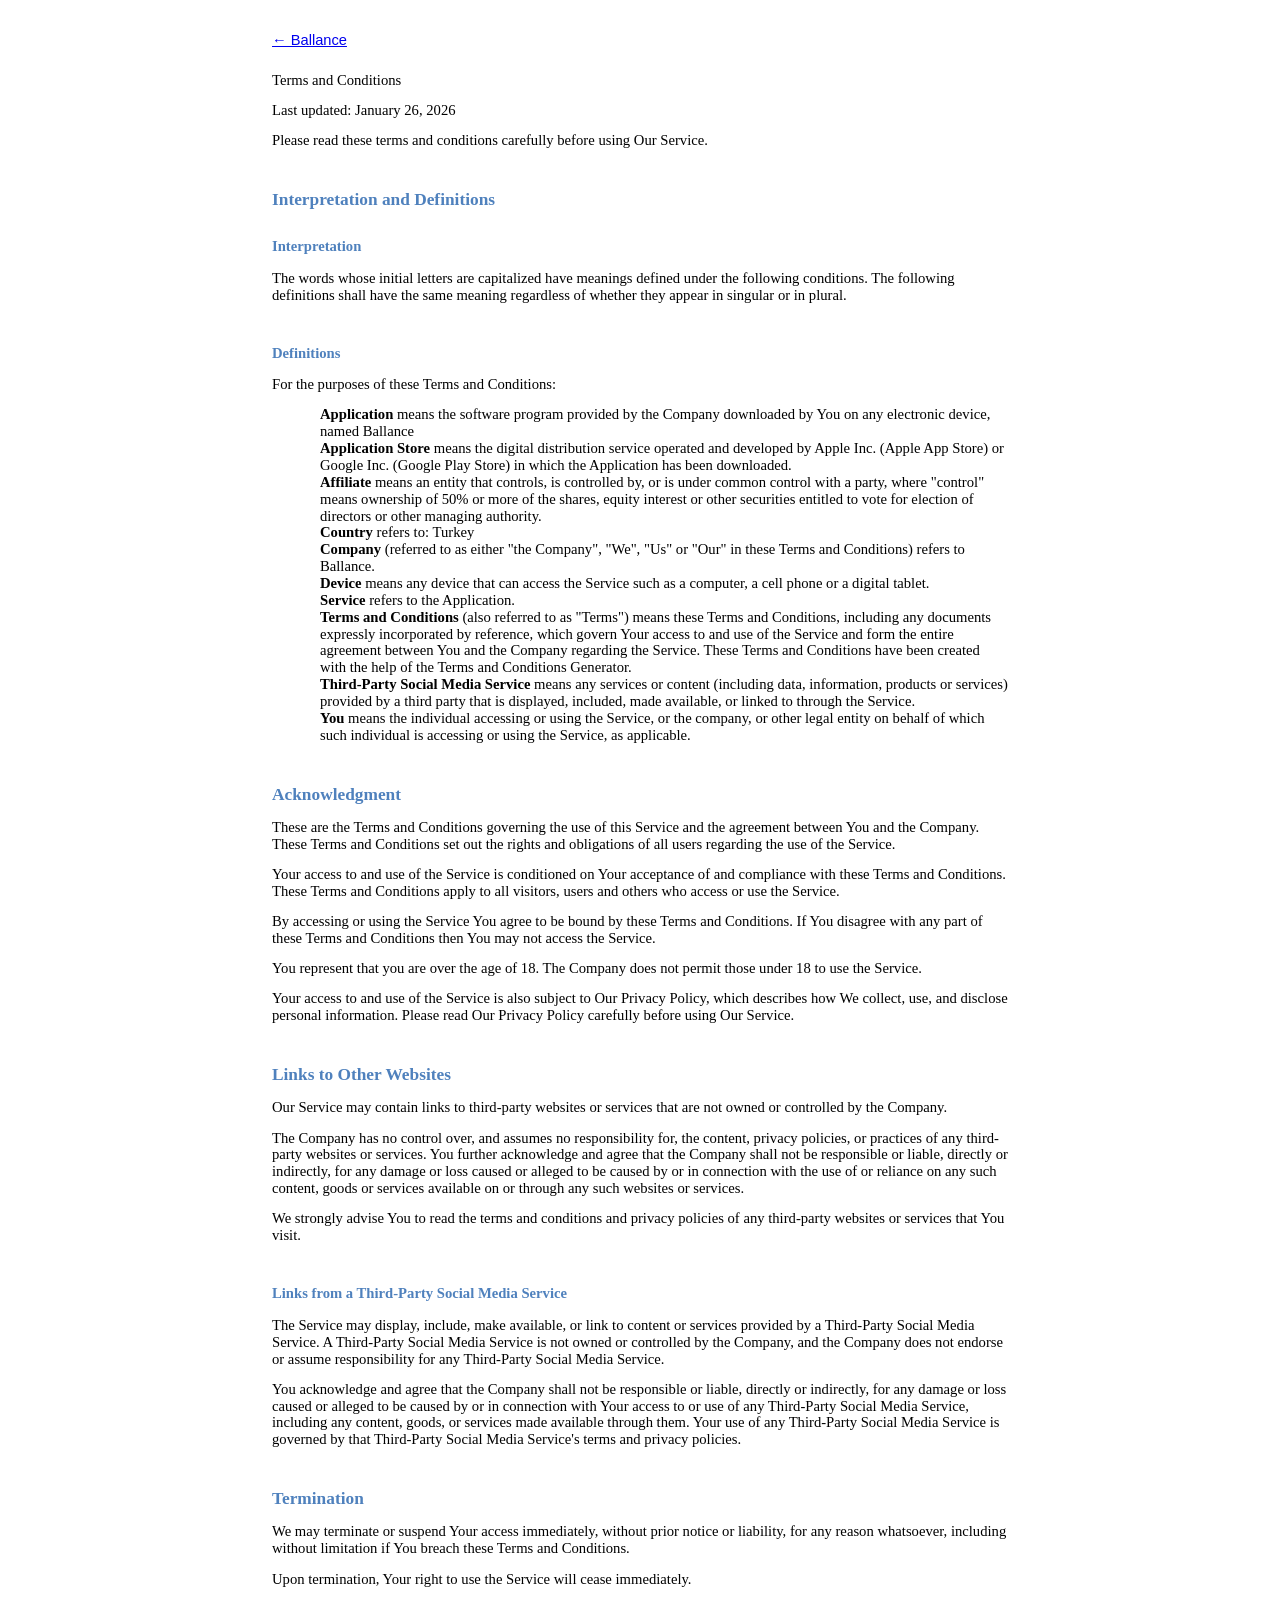
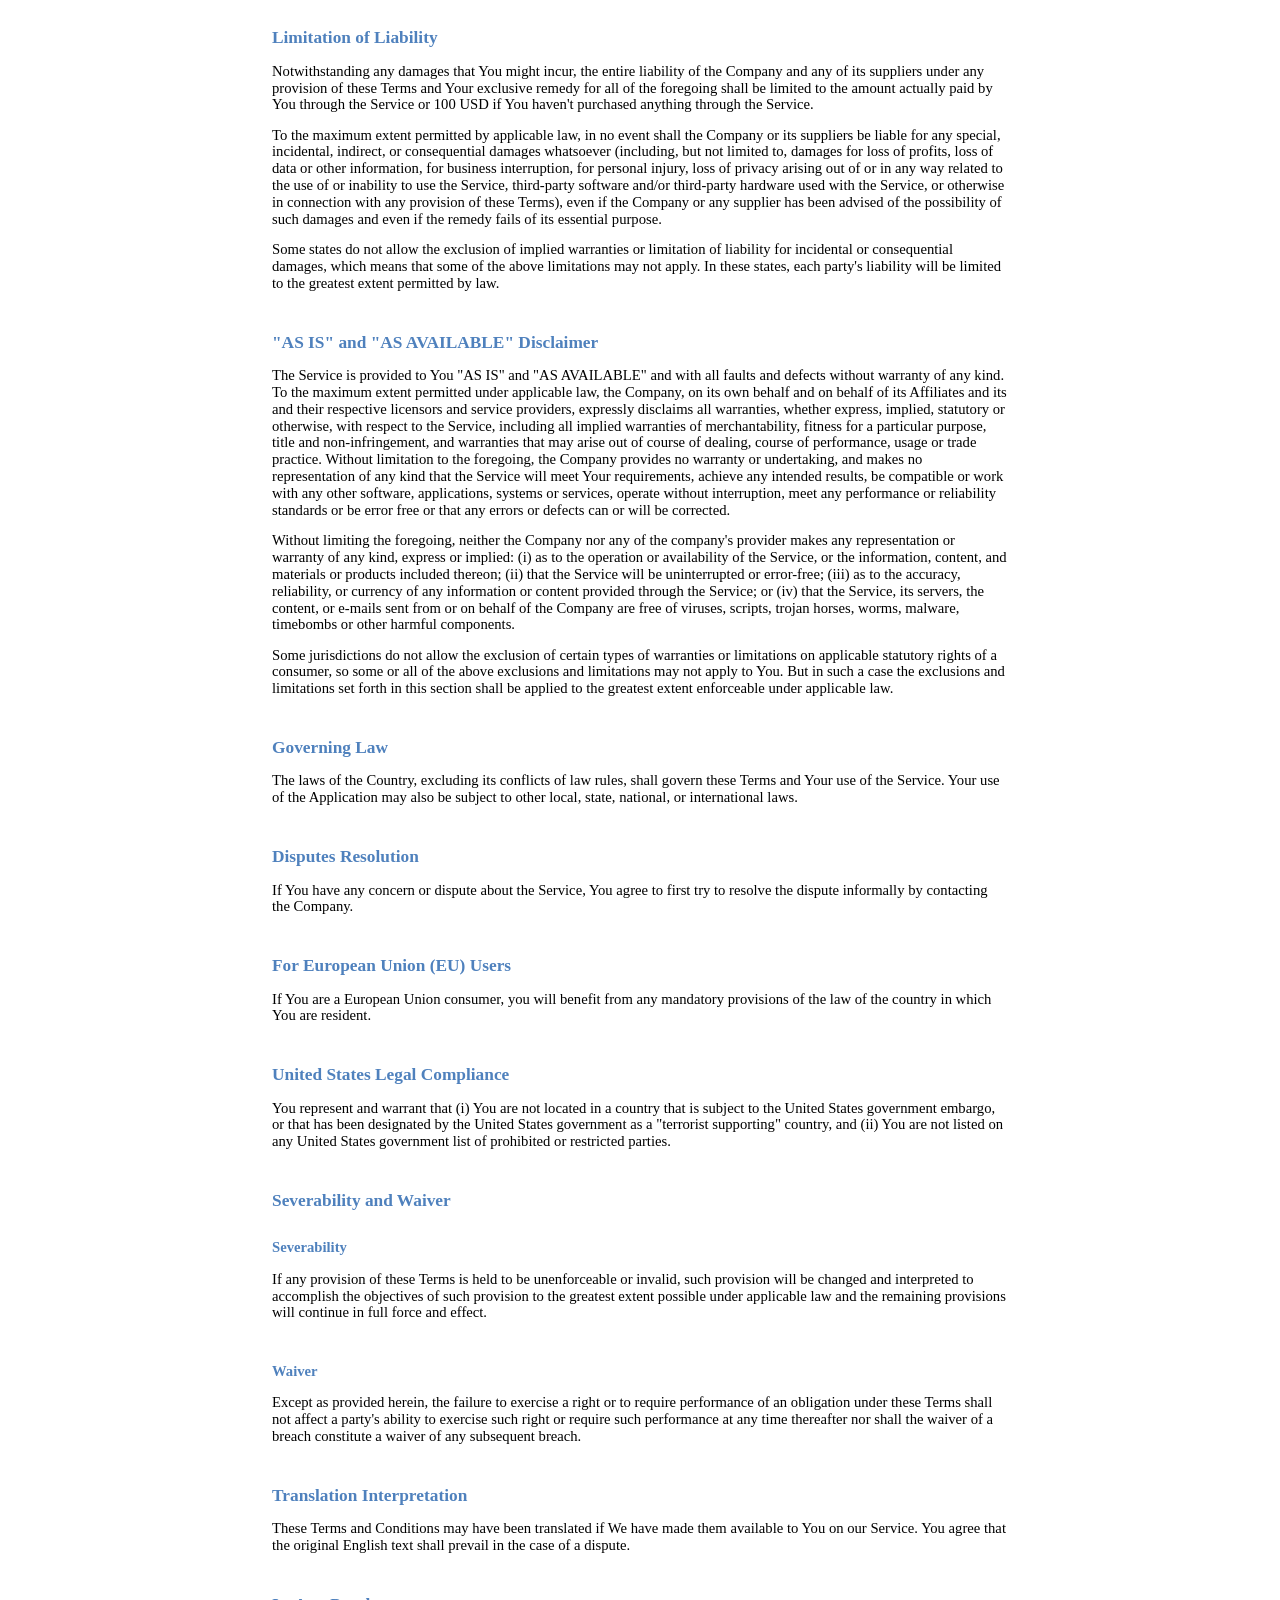
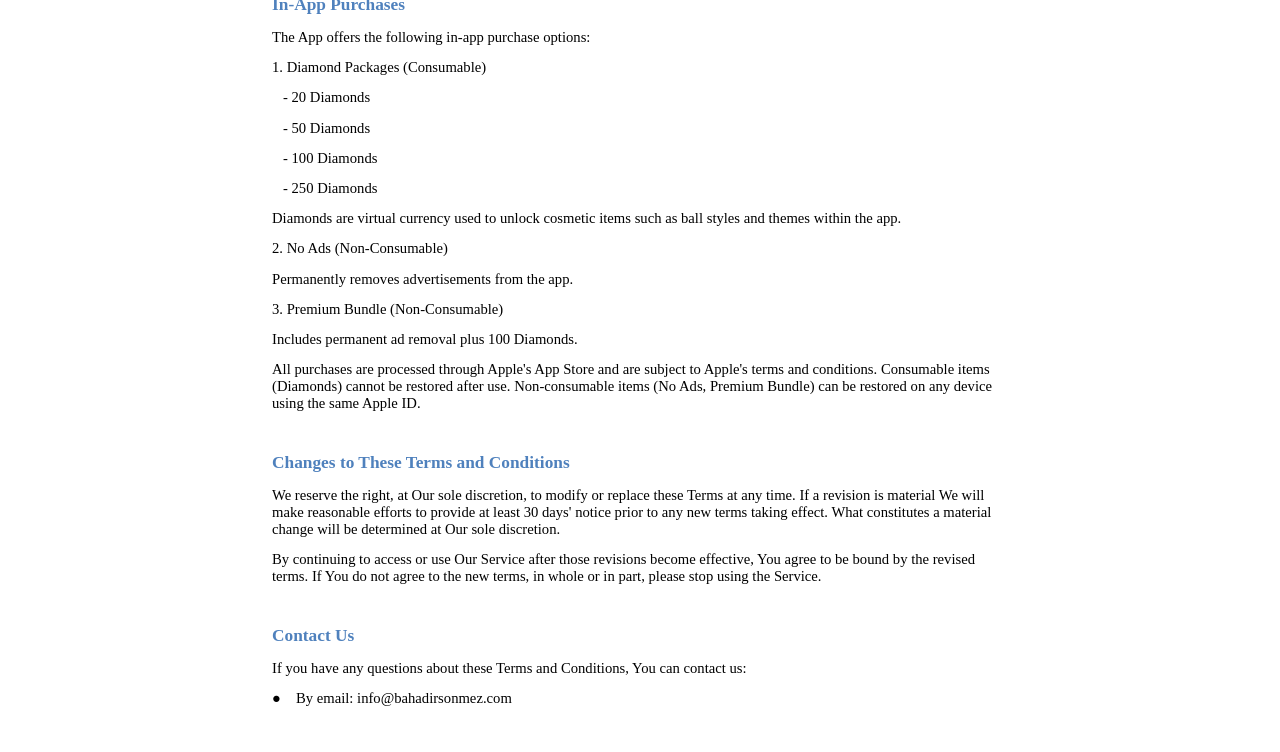
<file: terms.html>
<!DOCTYPE html PUBLIC "-//W3C//DTD HTML 4.0 Transitional//EN" "http://www.w3.org/TR/REC-html40/loose.dtd">
<html lang="en">
<head>
<meta name="robots" content="index,follow">
<link rel="canonical" href="https://ballance.bahadirsonmez.com/terms.html">
<meta content="text/html; charset=UTF-8" http-equiv="content-type">
<meta name="viewport" content="width=device-width,initial-scale=1">
<title>Terms and Conditions — Ballance</title>
<meta name="description" content="Terms and Conditions for the Ballance marble game.">
<link rel="icon" href="/assets/icon.png">
<style type="text/css">@import url(https://themes.googleusercontent.com/fonts/css?kit=fpjTOVmNbO4Lz34iLyptLTi9jKYd1gJzj5O2gWsEpXoyck2WCYPEMNySjZN0CHed_kmCvy597kDopqFAXvpeaA);ol.lst-kix_list_7-0{list-style-type:none}ul.lst-kix_list_1-0{list-style-type:none}ol.lst-kix_list_9-0.start{counter-reset:lst-ctn-kix_list_9-0 0}.lst-kix_list_3-0>li:before{content:"\0025cf   "}ul.lst-kix_list_5-7{list-style-type:none}ul.lst-kix_list_9-3{list-style-type:none}ul.lst-kix_list_5-8{list-style-type:none}ul.lst-kix_list_9-4{list-style-type:none}.lst-kix_list_3-1>li:before{content:" "}.lst-kix_list_3-2>li:before{content:" "}ul.lst-kix_list_5-5{list-style-type:none}ul.lst-kix_list_9-1{list-style-type:none}ul.lst-kix_list_5-6{list-style-type:none}ul.lst-kix_list_9-2{list-style-type:none}.lst-kix_list_8-1>li:before{content:" "}ul.lst-kix_list_9-7{list-style-type:none}ul.lst-kix_list_9-8{list-style-type:none}.lst-kix_list_8-2>li:before{content:" "}ul.lst-kix_list_9-5{list-style-type:none}.lst-kix_list_5-0>li{counter-increment:lst-ctn-kix_list_5-0}.lst-kix_list_6-0>li{counter-increment:lst-ctn-kix_list_6-0}.lst-kix_list_7-0>li{counter-increment:lst-ctn-kix_list_7-0}.lst-kix_list_8-0>li{counter-increment:lst-ctn-kix_list_8-0}.lst-kix_list_9-0>li{counter-increment:lst-ctn-kix_list_9-0}ul.lst-kix_list_9-6{list-style-type:none}ul.lst-kix_list_1-3{list-style-type:none}.lst-kix_list_3-5>li:before{content:" "}ul.lst-kix_list_1-4{list-style-type:none}ul.lst-kix_list_1-1{list-style-type:none}.lst-kix_list_3-4>li:before{content:" "}ul.lst-kix_list_1-2{list-style-type:none}ul.lst-kix_list_5-3{list-style-type:none}ul.lst-kix_list_1-7{list-style-type:none}.lst-kix_list_3-3>li:before{content:" "}ul.lst-kix_list_5-4{list-style-type:none}ul.lst-kix_list_1-8{list-style-type:none}ul.lst-kix_list_5-1{list-style-type:none}.lst-kix_list_8-0>li:before{content:"" counter(lst-ctn-kix_list_8-0,decimal) ". "}ul.lst-kix_list_1-5{list-style-type:none}ul.lst-kix_list_5-2{list-style-type:none}ul.lst-kix_list_1-6{list-style-type:none}.lst-kix_list_8-7>li:before{content:" "}.lst-kix_list_3-8>li:before{content:" "}.lst-kix_list_8-5>li:before{content:" "}.lst-kix_list_8-6>li:before{content:" "}.lst-kix_list_8-3>li:before{content:" "}.lst-kix_list_3-6>li:before{content:" "}.lst-kix_list_3-7>li:before{content:" "}.lst-kix_list_8-4>li:before{content:" "}ol.lst-kix_list_5-0.start{counter-reset:lst-ctn-kix_list_5-0 0}.lst-kix_list_8-8>li:before{content:" "}.lst-kix_list_5-0>li:before{content:"" counter(lst-ctn-kix_list_5-0,decimal) ". "}ol.lst-kix_list_6-0{list-style-type:none}.lst-kix_list_4-8>li:before{content:" "}.lst-kix_list_5-3>li:before{content:" "}.lst-kix_list_4-7>li:before{content:" "}.lst-kix_list_5-2>li:before{content:" "}.lst-kix_list_5-1>li:before{content:" "}ul.lst-kix_list_4-8{list-style-type:none}.lst-kix_list_5-7>li:before{content:" "}ul.lst-kix_list_8-4{list-style-type:none}ul.lst-kix_list_8-5{list-style-type:none}ul.lst-kix_list_4-6{list-style-type:none}.lst-kix_list_5-6>li:before{content:" "}.lst-kix_list_5-8>li:before{content:" "}ul.lst-kix_list_8-2{list-style-type:none}ul.lst-kix_list_4-7{list-style-type:none}ul.lst-kix_list_8-3{list-style-type:none}ul.lst-kix_list_8-8{list-style-type:none}ul.lst-kix_list_8-6{list-style-type:none}ul.lst-kix_list_8-7{list-style-type:none}ul.lst-kix_list_4-0{list-style-type:none}ul.lst-kix_list_4-1{list-style-type:none}.lst-kix_list_5-4>li:before{content:" "}ul.lst-kix_list_4-4{list-style-type:none}.lst-kix_list_5-5>li:before{content:" "}ul.lst-kix_list_4-5{list-style-type:none}ul.lst-kix_list_8-1{list-style-type:none}ul.lst-kix_list_4-2{list-style-type:none}ul.lst-kix_list_4-3{list-style-type:none}.lst-kix_list_6-1>li:before{content:" "}.lst-kix_list_6-3>li:before{content:" "}.lst-kix_list_6-0>li:before{content:"" counter(lst-ctn-kix_list_6-0,decimal) ". "}.lst-kix_list_6-4>li:before{content:" "}.lst-kix_list_6-2>li:before{content:" "}.lst-kix_list_6-8>li:before{content:" "}ol.lst-kix_list_8-0.start{counter-reset:lst-ctn-kix_list_8-0 0}.lst-kix_list_6-5>li:before{content:" "}.lst-kix_list_6-7>li:before{content:" "}.lst-kix_list_7-0>li:before{content:"" counter(lst-ctn-kix_list_7-0,decimal) ". "}.lst-kix_list_6-6>li:before{content:" "}ol.lst-kix_list_5-0{list-style-type:none}.lst-kix_list_2-6>li:before{content:" "}.lst-kix_list_2-7>li:before{content:" "}.lst-kix_list_7-4>li:before{content:" "}.lst-kix_list_7-6>li:before{content:" "}.lst-kix_list_2-4>li:before{content:" "}.lst-kix_list_2-5>li:before{content:" "}.lst-kix_list_2-8>li:before{content:" "}.lst-kix_list_7-1>li:before{content:" "}.lst-kix_list_7-5>li:before{content:" "}.lst-kix_list_7-2>li:before{content:" "}.lst-kix_list_7-3>li:before{content:" "}ul.lst-kix_list_7-5{list-style-type:none}.lst-kix_list_10-0>li:before{content:"\0025cf   "}ul.lst-kix_list_7-6{list-style-type:none}ul.lst-kix_list_7-3{list-style-type:none}ul.lst-kix_list_3-7{list-style-type:none}ul.lst-kix_list_7-4{list-style-type:none}ul.lst-kix_list_3-8{list-style-type:none}.lst-kix_list_10-1>li:before{content:" "}ul.lst-kix_list_7-7{list-style-type:none}ul.lst-kix_list_7-8{list-style-type:none}ul.lst-kix_list_3-1{list-style-type:none}ul.lst-kix_list_3-2{list-style-type:none}.lst-kix_list_7-8>li:before{content:" "}ul.lst-kix_list_3-0{list-style-type:none}ul.lst-kix_list_7-1{list-style-type:none}ul.lst-kix_list_3-5{list-style-type:none}ul.lst-kix_list_7-2{list-style-type:none}ol.lst-kix_list_9-0{list-style-type:none}ul.lst-kix_list_3-6{list-style-type:none}ul.lst-kix_list_3-3{list-style-type:none}.lst-kix_list_7-7>li:before{content:" "}ul.lst-kix_list_3-4{list-style-type:none}.lst-kix_list_10-7>li:before{content:" "}.lst-kix_list_10-5>li:before{content:" "}.lst-kix_list_10-4>li:before{content:" "}.lst-kix_list_10-8>li:before{content:" "}.lst-kix_list_4-0>li:before{content:"\0025cf   "}.lst-kix_list_10-3>li:before{content:" "}.lst-kix_list_4-1>li:before{content:" "}.lst-kix_list_10-2>li:before{content:" "}.lst-kix_list_4-4>li:before{content:" "}.lst-kix_list_9-2>li:before{content:" "}.lst-kix_list_4-3>li:before{content:" "}.lst-kix_list_4-5>li:before{content:" "}.lst-kix_list_4-2>li:before{content:" "}.lst-kix_list_4-6>li:before{content:" "}.lst-kix_list_9-3>li:before{content:" "}ol.lst-kix_list_7-0.start{counter-reset:lst-ctn-kix_list_7-0 0}.lst-kix_list_9-0>li:before{content:"" counter(lst-ctn-kix_list_9-0,decimal) ". "}.lst-kix_list_10-6>li:before{content:" "}.lst-kix_list_9-1>li:before{content:" "}.lst-kix_list_9-7>li:before{content:" "}.lst-kix_list_9-6>li:before{content:" "}.lst-kix_list_9-4>li:before{content:" "}.lst-kix_list_9-5>li:before{content:" "}ul.lst-kix_list_6-6{list-style-type:none}ul.lst-kix_list_6-7{list-style-type:none}ul.lst-kix_list_6-4{list-style-type:none}ul.lst-kix_list_2-8{list-style-type:none}ul.lst-kix_list_6-5{list-style-type:none}ul.lst-kix_list_6-8{list-style-type:none}ul.lst-kix_list_2-2{list-style-type:none}.lst-kix_list_1-0>li:before{content:"\0025cf   "}ul.lst-kix_list_2-3{list-style-type:none}ul.lst-kix_list_2-0{list-style-type:none}ul.lst-kix_list_2-1{list-style-type:none}ul.lst-kix_list_6-2{list-style-type:none}ol.lst-kix_list_8-0{list-style-type:none}.lst-kix_list_9-8>li:before{content:" "}ul.lst-kix_list_2-6{list-style-type:none}ul.lst-kix_list_6-3{list-style-type:none}.lst-kix_list_1-1>li:before{content:" "}.lst-kix_list_1-2>li:before{content:" "}ul.lst-kix_list_2-7{list-style-type:none}ul.lst-kix_list_2-4{list-style-type:none}ul.lst-kix_list_6-1{list-style-type:none}ul.lst-kix_list_2-5{list-style-type:none}ul.lst-kix_list_10-0{list-style-type:none}.lst-kix_list_1-3>li:before{content:" "}.lst-kix_list_1-4>li:before{content:" "}ul.lst-kix_list_10-8{list-style-type:none}ul.lst-kix_list_10-7{list-style-type:none}.lst-kix_list_1-7>li:before{content:" "}ul.lst-kix_list_10-6{list-style-type:none}ul.lst-kix_list_10-5{list-style-type:none}ul.lst-kix_list_10-4{list-style-type:none}ul.lst-kix_list_10-3{list-style-type:none}.lst-kix_list_1-5>li:before{content:" "}.lst-kix_list_1-6>li:before{content:" "}li.li-bullet-0:before{margin-left:-18pt;white-space:nowrap;display:inline-block;min-width:18pt}ul.lst-kix_list_10-2{list-style-type:none}ul.lst-kix_list_10-1{list-style-type:none}.lst-kix_list_2-0>li:before{content:"\0025cf   "}.lst-kix_list_2-1>li:before{content:" "}ol.lst-kix_list_6-0.start{counter-reset:lst-ctn-kix_list_6-0 0}.lst-kix_list_1-8>li:before{content:" "}.lst-kix_list_2-2>li:before{content:" "}.lst-kix_list_2-3>li:before{content:" "}ol{margin:0;padding:0}table td,table th{padding:0}.c3{padding-top:10pt;padding-bottom:0pt;line-height:1.1500000000000001;page-break-after:avoid;orphans:2;widows:2;text-align:left}.c5{margin-left:36pt;padding-top:0pt;padding-bottom:0pt;line-height:1.1500000000000001;orphans:2;widows:2;text-align:left}.c0{color:#000000;font-weight:400;text-decoration:none;vertical-align:baseline;font-size:11pt;font-family:"Cambria";font-style:normal}.c4{color:#000000;font-weight:700;text-decoration:none;vertical-align:baseline;font-size:11pt;font-family:"Cambria";font-style:normal}.c6{color:#4f81bd;font-weight:700;text-decoration:none;vertical-align:baseline;font-size:11pt;font-family:"Calibri";font-style:normal}.c2{color:#4f81bd;font-weight:700;text-decoration:none;vertical-align:baseline;font-size:13pt;font-family:"Calibri";font-style:normal}.c1{padding-top:0pt;padding-bottom:10pt;line-height:1.1500000000000001;orphans:2;widows:2;text-align:left}.c10{background-color:#ffffff;max-width:432pt;padding:72pt 90pt 72pt 90pt}.c11{margin-left:18pt;padding-left:0pt}.c8{padding:0;margin:0}.c7{color:inherit;text-decoration:inherit}.c9{margin-left:36pt}.title{padding-top:0pt;color:#17365d;border-bottom-color:#4f81bd;border-bottom-width:1pt;font-size:26pt;padding-bottom:4pt;font-family:"Calibri";line-height:1.0;border-bottom-style:solid;orphans:2;widows:2;text-align:left}.subtitle{padding-top:0pt;color:#4f81bd;font-size:12pt;padding-bottom:10pt;font-family:"Calibri";line-height:1.1500000000000001;font-style:italic;orphans:2;widows:2;text-align:left}li{color:#000000;font-size:11pt;font-family:"Cambria"}p{margin:0;color:#000000;font-size:11pt;font-family:"Cambria"}h1{padding-top:24pt;color:#366091;font-weight:700;font-size:14pt;padding-bottom:0pt;font-family:"Calibri";line-height:1.1500000000000001;page-break-after:avoid;orphans:2;widows:2;text-align:left}h2{padding-top:10pt;color:#4f81bd;font-weight:700;font-size:13pt;padding-bottom:0pt;font-family:"Calibri";line-height:1.1500000000000001;page-break-after:avoid;orphans:2;widows:2;text-align:left}h3{padding-top:10pt;color:#4f81bd;font-weight:700;font-size:11pt;padding-bottom:0pt;font-family:"Calibri";line-height:1.1500000000000001;page-break-after:avoid;orphans:2;widows:2;text-align:left}h4{padding-top:10pt;color:#4f81bd;font-weight:700;font-size:11pt;padding-bottom:0pt;font-family:"Calibri";line-height:1.1500000000000001;page-break-after:avoid;font-style:italic;orphans:2;widows:2;text-align:left}h5{padding-top:10pt;color:#243f61;font-size:11pt;padding-bottom:0pt;font-family:"Calibri";line-height:1.1500000000000001;page-break-after:avoid;orphans:2;widows:2;text-align:left}h6{padding-top:10pt;color:#243f61;font-size:11pt;padding-bottom:0pt;font-family:"Calibri";line-height:1.1500000000000001;page-break-after:avoid;font-style:italic;orphans:2;widows:2;text-align:left}</style>
<style>.doc-content{max-width:800px;padding:2rem;margin:0 auto;box-sizing:border-box;width:100%}.back-link{margin:0 0 1.5rem;font-family:Arial,sans-serif;font-size:11pt}</style>
</head>
<body class="c10 doc-content">
<p class="back-link"><a href="/">← Ballance</a></p>
<p class="c1" id="h.1v413whynkiv"><span>Terms and Conditions</span></p>
<p class="c1"><span class="c0">Last updated: January 26, 2026</span></p>
<p class="c1"><span class="c0">Please read these terms and conditions carefully before using Our Service.</span></p>
<h2 class="c3"><span class="c2">Interpretation and Definitions</span></h2>
<h3 class="c3"><span class="c6">Interpretation</span></h3>
<p class="c1"><span class="c0">The words whose initial letters are capitalized have meanings defined under the following conditions. The following definitions shall have the same meaning regardless of whether they appear in singular or in plural.</span></p>
<h3 class="c3"><span class="c6">Definitions</span></h3>
<p class="c1"><span class="c0">For the purposes of these Terms and Conditions:</span></p>
<p class="c5"><span class="c4">Application</span><span class="c0">&nbsp;means the software program provided by the Company downloaded by You on any electronic device, named Ballance</span></p>
<p class="c5"><span class="c4">Application Store</span><span class="c0">&nbsp;means the digital distribution service operated and developed by Apple Inc. (Apple App Store) or Google Inc. (Google Play Store) in which the Application has been downloaded.</span></p>
<p class="c5"><span class="c4">Affiliate</span><span class="c0">&nbsp;means an entity that controls, is controlled by, or is under common control with a party, where "control" means ownership of 50% or more of the shares, equity interest or other securities entitled to vote for election of directors or other managing authority.</span></p>
<p class="c5"><span class="c4">Country</span><span class="c0">&nbsp;refers to: Turkey</span></p>
<p class="c5"><span class="c4">Company</span><span class="c0">&nbsp;(referred to as either "the Company", "We", "Us" or "Our" in these Terms and Conditions) refers to Ballance.</span></p>
<p class="c5"><span class="c4">Device</span><span class="c0">&nbsp;means any device that can access the Service such as a computer, a cell phone or a digital tablet.</span></p>
<p class="c5"><span class="c4">Service</span><span class="c0">&nbsp;refers to the Application.</span></p>
<p class="c5"><span class="c4">Terms and Conditions</span><span class="c0">&nbsp;(also referred to as "Terms") means these Terms and Conditions, including any documents expressly incorporated by reference, which govern Your access to and use of the Service and form the entire agreement between You and the Company regarding the Service. These Terms and Conditions have been created with the help of the </span><span class="c0"><a class="c7" href="https://www.google.com/url?q=https://www.freeprivacypolicy.com/free-terms-conditions-generator/&amp;sa=D&amp;source=editors&amp;ust=1769469786652036&amp;usg=AOvVaw3d6IXa-H2rP_wYNPv3JMR2">Terms and Conditions Generator</a></span><span class="c0">.</span></p>
<p class="c5"><span class="c4">Third-Party Social Media Service</span><span class="c0">&nbsp;means any services or content (including data, information, products or services) provided by a third party that is displayed, included, made available, or linked to through the Service.</span></p>
<p class="c1 c9"><span class="c4">You</span><span class="c0">&nbsp;means the individual accessing or using the Service, or the company, or other legal entity on behalf of which such individual is accessing or using the Service, as applicable.</span></p>
<h2 class="c3"><span class="c2">Acknowledgment</span></h2>
<p class="c1"><span class="c0">These are the Terms and Conditions governing the use of this Service and the agreement between You and the Company. These Terms and Conditions set out the rights and obligations of all users regarding the use of the Service.</span></p>
<p class="c1"><span class="c0">Your access to and use of the Service is conditioned on Your acceptance of and compliance with these Terms and Conditions. These Terms and Conditions apply to all visitors, users and others who access or use the Service.</span></p>
<p class="c1"><span class="c0">By accessing or using the Service You agree to be bound by these Terms and Conditions. If You disagree with any part of these Terms and Conditions then You may not access the Service.</span></p>
<p class="c1"><span class="c0">You represent that you are over the age of 18. The Company does not permit those under 18 to use the Service.</span></p>
<p class="c1"><span class="c0">Your access to and use of the Service is also subject to Our Privacy Policy, which describes how We collect, use, and disclose personal information. Please read Our Privacy Policy carefully before using Our Service.</span></p>
<h2 class="c3"><span class="c2">Links to Other Websites</span></h2>
<p class="c1"><span class="c0">Our Service may contain links to third-party websites or services that are not owned or controlled by the Company.</span></p>
<p class="c1"><span class="c0">The Company has no control over, and assumes no responsibility for, the content, privacy policies, or practices of any third-party websites or services. You further acknowledge and agree that the Company shall not be responsible or liable, directly or indirectly, for any damage or loss caused or alleged to be caused by or in connection with the use of or reliance on any such content, goods or services available on or through any such websites or services.</span></p>
<p class="c1"><span class="c0">We strongly advise You to read the terms and conditions and privacy policies of any third-party websites or services that You visit.</span></p>
<h3 class="c3"><span class="c6">Links from a Third-Party Social Media Service</span></h3>
<p class="c1"><span class="c0">The Service may display, include, make available, or link to content or services provided by a Third-Party Social Media Service. A Third-Party Social Media Service is not owned or controlled by the Company, and the Company does not endorse or assume responsibility for any Third-Party Social Media Service.</span></p>
<p class="c1"><span class="c0">You acknowledge and agree that the Company shall not be responsible or liable, directly or indirectly, for any damage or loss caused or alleged to be caused by or in connection with Your access to or use of any Third-Party Social Media Service, including any content, goods, or services made available through them. Your use of any Third-Party Social Media Service is governed by that Third-Party Social Media Service's terms and privacy policies.</span></p>
<h2 class="c3"><span class="c2">Termination</span></h2>
<p class="c1"><span class="c0">We may terminate or suspend Your access immediately, without prior notice or liability, for any reason whatsoever, including without limitation if You breach these Terms and Conditions.</span></p>
<p class="c1"><span class="c0">Upon termination, Your right to use the Service will cease immediately.</span></p>
<h2 class="c3"><span class="c2">Limitation of Liability</span></h2>
<p class="c1"><span class="c0">Notwithstanding any damages that You might incur, the entire liability of the Company and any of its suppliers under any provision of these Terms and Your exclusive remedy for all of the foregoing shall be limited to the amount actually paid by You through the Service or 100 USD if You haven't purchased anything through the Service.</span></p>
<p class="c1"><span class="c0">To the maximum extent permitted by applicable law, in no event shall the Company or its suppliers be liable for any special, incidental, indirect, or consequential damages whatsoever (including, but not limited to, damages for loss of profits, loss of data or other information, for business interruption, for personal injury, loss of privacy arising out of or in any way related to the use of or inability to use the Service, third-party software and/or third-party hardware used with the Service, or otherwise in connection with any provision of these Terms), even if the Company or any supplier has been advised of the possibility of such damages and even if the remedy fails of its essential purpose.</span></p>
<p class="c1"><span class="c0">Some states do not allow the exclusion of implied warranties or limitation of liability for incidental or consequential damages, which means that some of the above limitations may not apply. In these states, each party's liability will be limited to the greatest extent permitted by law.</span></p>
<h2 class="c3"><span class="c2">"AS IS" and "AS AVAILABLE" Disclaimer</span></h2>
<p class="c1"><span class="c0">The Service is provided to You "AS IS" and "AS AVAILABLE" and with all faults and defects without warranty of any kind. To the maximum extent permitted under applicable law, the Company, on its own behalf and on behalf of its Affiliates and its and their respective licensors and service providers, expressly disclaims all warranties, whether express, implied, statutory or otherwise, with respect to the Service, including all implied warranties of merchantability, fitness for a particular purpose, title and non-infringement, and warranties that may arise out of course of dealing, course of performance, usage or trade practice. Without limitation to the foregoing, the Company provides no warranty or undertaking, and makes no representation of any kind that the Service will meet Your requirements, achieve any intended results, be compatible or work with any other software, applications, systems or services, operate without interruption, meet any performance or reliability standards or be error free or that any errors or defects can or will be corrected.</span></p>
<p class="c1"><span class="c0">Without limiting the foregoing, neither the Company nor any of the company's provider makes any representation or warranty of any kind, express or implied: (i) as to the operation or availability of the Service, or the information, content, and materials or products included thereon; (ii) that the Service will be uninterrupted or error-free; (iii) as to the accuracy, reliability, or currency of any information or content provided through the Service; or (iv) that the Service, its servers, the content, or e-mails sent from or on behalf of the Company are free of viruses, scripts, trojan horses, worms, malware, timebombs or other harmful components.</span></p>
<p class="c1"><span class="c0">Some jurisdictions do not allow the exclusion of certain types of warranties or limitations on applicable statutory rights of a consumer, so some or all of the above exclusions and limitations may not apply to You. But in such a case the exclusions and limitations set forth in this section shall be applied to the greatest extent enforceable under applicable law.</span></p>
<h2 class="c3"><span class="c2">Governing Law</span></h2>
<p class="c1"><span class="c0">The laws of the Country, excluding its conflicts of law rules, shall govern these Terms and Your use of the Service. Your use of the Application may also be subject to other local, state, national, or international laws.</span></p>
<h2 class="c3"><span class="c2">Disputes Resolution</span></h2>
<p class="c1"><span class="c0">If You have any concern or dispute about the Service, You agree to first try to resolve the dispute informally by contacting the Company.</span></p>
<h2 class="c3"><span class="c2">For European Union (EU) Users</span></h2>
<p class="c1"><span class="c0">If You are a European Union consumer, you will benefit from any mandatory provisions of the law of the country in which You are resident.</span></p>
<h2 class="c3"><span class="c2">United States Legal Compliance</span></h2>
<p class="c1"><span class="c0">You represent and warrant that (i) You are not located in a country that is subject to the United States government embargo, or that has been designated by the United States government as a "terrorist supporting" country, and (ii) You are not listed on any United States government list of prohibited or restricted parties.</span></p>
<h2 class="c3"><span class="c2">Severability and Waiver</span></h2>
<h3 class="c3"><span class="c6">Severability</span></h3>
<p class="c1"><span class="c0">If any provision of these Terms is held to be unenforceable or invalid, such provision will be changed and interpreted to accomplish the objectives of such provision to the greatest extent possible under applicable law and the remaining provisions will continue in full force and effect.</span></p>
<h3 class="c3"><span class="c6">Waiver</span></h3>
<p class="c1"><span class="c0">Except as provided herein, the failure to exercise a right or to require performance of an obligation under these Terms shall not affect a party's ability to exercise such right or require such performance at any time thereafter nor shall the waiver of a breach constitute a waiver of any subsequent breach.</span></p>
<h2 class="c3"><span class="c2">Translation Interpretation</span></h2>
<p class="c1"><span class="c0">These Terms and Conditions may have been translated if We have made them available to You on our Service. You agree that the original English text shall prevail in the case of a dispute.</span></p>
<h2 class="c3" id="h.e8z5uraulk5z"><span class="c2">In-App Purchases</span></h2>
<p class="c1"><span class="c0">The App offers the following in-app purchase options:</span></p>
<p class="c1"><span class="c0">1. Diamond Packages (Consumable)</span></p>
<p class="c1"><span class="c0">&nbsp; &nbsp;- 20 Diamonds</span></p>
<p class="c1"><span class="c0">&nbsp; &nbsp;- 50 Diamonds</span></p>
<p class="c1"><span class="c0">&nbsp; &nbsp;- 100 Diamonds</span></p>
<p class="c1"><span class="c0">&nbsp; &nbsp;- 250 Diamonds</span></p>
<p class="c1"><span class="c0">Diamonds are virtual currency used to unlock cosmetic items such as ball styles and themes within the app.</span></p>
<p class="c1"><span class="c0">2. No Ads (Non-Consumable)</span></p>
<p class="c1"><span class="c0">Permanently removes advertisements from the app.</span></p>
<p class="c1"><span class="c0">3. Premium Bundle (Non-Consumable)</span></p>
<p class="c1"><span class="c0">Includes permanent ad removal plus 100 Diamonds.</span></p>
<p class="c1"><span class="c0">All purchases are processed through Apple's App Store and are subject to Apple's terms and conditions. Consumable items (Diamonds) cannot be restored after use. Non-consumable items (No Ads, Premium Bundle) can be restored on any device using the same Apple ID.</span></p>
<h2 class="c3"><span class="c2">Changes to These Terms and Conditions</span></h2>
<p class="c1"><span class="c0">We reserve the right, at Our sole discretion, to modify or replace these Terms at any time. If a revision is material We will make reasonable efforts to provide at least 30 days' notice prior to any new terms taking effect. What constitutes a material change will be determined at Our sole discretion.</span></p>
<p class="c1"><span class="c0">By continuing to access or use Our Service after those revisions become effective, You agree to be bound by the revised terms. If You do not agree to the new terms, in whole or in part, please stop using the Service.</span></p>
<h2 class="c3"><span class="c2">Contact Us</span></h2>
<p class="c1"><span class="c0">If you have any questions about these Terms and Conditions, You can contact us:</span></p>
<ul class="c8 lst-kix_list_1-0 start"><li class="c1 c11 li-bullet-0"><span class="c0">By email: info@bahadirsonmez.com</span></li></ul>
</body>
</html>
</file>
<file: styles.css>
/* Ballance — Handsome Frank-inspired layout (hairline frames, flat colour blocks, pill buttons)
   painted with Ballance's wooden-maze palette: walnut, maple sand, marble blue, terracotta, brass gold. */
:root{
  --walnut:#3b2415;--sand:#f6e4c1;--maple:#e3b247;--marble:#3f74a8;--sky:#8cc4f0;--terra:#bb5148;--brick:#8f2f2b;--ink:#1e120a;--white:#fff;--mist:#d7e8f6;--slate:#5b4330;
  --serif:"Fraunces","Playfair Display",Georgia,"Times New Roman",serif;
  --sans:"Inter",ui-sans-serif,-apple-system,BlinkMacSystemFont,"Segoe UI",sans-serif;
  --mono:ui-monospace,"SFMono-Regular",Menlo,monospace;
  --ease:cubic-bezier(.65,.05,.36,1);--bounce:cubic-bezier(.23,.82,.6,2);--t:.26s;
  --gutter:clamp(1.25rem,4vw,2.75rem);--max:1200px;
  --side:max(var(--gutter),calc((100vw - var(--max))/2 + var(--gutter)));
  color-scheme:light;
}
*{box-sizing:border-box}
html{scroll-behavior:smooth}
body{margin:0;background:var(--sand);color:var(--ink);font:16px/1.36 var(--sans);-webkit-font-smoothing:antialiased}
body.nav-locked{overflow:hidden}
a{color:inherit}
img{max-width:100%}
h1,h2,h3{font-family:var(--serif);font-weight:700;font-variation-settings:"SOFT" 100,"WONK" 0;color:var(--walnut);margin-top:0}
:focus-visible{outline:2px solid var(--terra);outline-offset:3px}
.sr-only{position:absolute;width:1px;height:1px;padding:0;margin:-1px;overflow:hidden;clip:rect(0,0,0,0);white-space:nowrap;border:0}
.skip{position:fixed;left:1rem;top:-5rem;background:var(--maple);color:#000;padding:.8rem 1rem;z-index:300;font-weight:700}
.skip:focus{top:1rem}

/* ---------- Header ---------- */
.nav{position:fixed;z-index:200;top:0;left:0;width:100%;height:104px;padding:24px var(--gutter) 0;display:flex;align-items:flex-start;justify-content:space-between;pointer-events:none;color:var(--white);transition:color var(--t) var(--ease)}
.nav>*{pointer-events:auto}
.nav.on-light,.nav.nav-open{color:var(--walnut)}
.nav.on-light:not(.nav-open){background:linear-gradient(var(--sand) 55%,rgba(246,228,193,0))}
.brand{display:inline-flex;align-items:center;gap:.65rem;text-decoration:none;font-family:var(--serif);font-weight:700;font-size:1.5rem;line-height:1;letter-spacing:-.04em;transition:transform var(--t) var(--ease)}
.brand:hover{transform:scale(1.05) rotate(-1.5deg)}
.brand img{border-radius:50%;border:1.5px solid var(--ink);transition:transform .8s var(--bounce)}
.brand:hover img{transform:rotate(180deg)}
.nav-toggle{position:relative;width:42px;height:42px;padding:0;border:0;background:none;cursor:pointer;z-index:2}
.nav-toggle:before{content:"";position:absolute;inset:0;border-radius:50%;background:var(--sky);transition:transform var(--t) var(--bounce)}
.nav-toggle:hover:before,.nav-toggle:focus-visible:before{transform:scale(1.18)}
.nav-toggle span:not(.sr-only){position:absolute;left:12px;width:18px;height:2px;background:var(--walnut);transform-origin:center;transition:transform .36s var(--ease)}
.nav-toggle span:nth-child(2){top:16px}.nav-toggle span:nth-child(3){top:24px}
.nav-toggle[aria-expanded=true] span:nth-child(2){transform:translateY(4px) rotate(45deg)}
.nav-toggle[aria-expanded=true] span:nth-child(3){transform:translateY(-4px) rotate(-45deg)}
.nav nav{position:fixed;inset:0;height:100vh;z-index:-1;background:var(--mist);display:flex;flex-direction:column;justify-content:center;align-items:center;gap:.4rem;opacity:0;visibility:hidden;transform:scale(1.04);transition:opacity .3s var(--ease),transform .4s var(--ease),visibility 0s .4s}
.nav nav.open{opacity:1;visibility:visible;transform:none;transition-delay:0s}
.nav nav a{font-family:var(--serif);font-weight:700;font-size:clamp(2.6rem,8vw,5.5rem);line-height:1.02;letter-spacing:-.045em;text-decoration:none;color:var(--walnut);opacity:0;transform:translateY(24px);transition:opacity .4s var(--ease),transform .5s var(--ease),color .2s}
.nav nav.open a{opacity:1;transform:none}
.nav nav.open a:nth-child(1){transition-delay:.08s}.nav nav.open a:nth-child(2){transition-delay:.14s}.nav nav.open a:nth-child(3){transition-delay:.2s}.nav nav.open a:nth-child(4){transition-delay:.26s}
.nav nav a:hover{color:var(--terra)}
.nav nav a.nav-cta{font-family:var(--sans);font-size:1rem;letter-spacing:0;margin-top:1.5rem;background:var(--maple);color:#000;padding:.95rem 2.2rem;border-radius:30px;border:1.5px solid var(--ink)}
.nav nav a.nav-cta:hover{color:#000;transform:scale(1.05)}

/* ---------- Hero ---------- */
.hero{position:relative;min-height:100svh;padding:8.5rem var(--side) 6rem;background:var(--walnut);color:var(--white);display:grid;grid-template-columns:.9fr 1.3fr;gap:clamp(2rem,5vw,4rem);align-items:center;overflow:hidden}
/* a marble rolls along the bottom edge, a brick block drifts above */
.hero:before{content:"";position:absolute;bottom:-1px;left:-10%;width:64px;height:64px;box-sizing:border-box;border-radius:50%;background:linear-gradient(90deg,var(--marble) 0 41%,var(--sky) 41% 59%,var(--marble) 59%);border:1.5px solid var(--ink);animation:roll 18s linear infinite;pointer-events:none}
.hero:after{content:"";position:absolute;width:clamp(70px,8vw,120px);aspect-ratio:1;background:var(--brick);right:5%;top:12%;animation:drift 11s var(--ease) infinite alternate;pointer-events:none}
@keyframes roll{to{left:108%;transform:rotate(1080deg)}}
@keyframes drift{from{transform:translate3d(0,0,0) rotate(0)}to{transform:translate3d(-3vw,4vh,0) rotate(14deg)}}
.hero-copy{position:relative;z-index:1}
.eyebrow{display:inline-block;margin:0 0 1.4rem;background:var(--maple);color:#000;padding:.3rem .6rem;font-family:var(--mono);font-size:.75rem;font-weight:700;letter-spacing:.06em;text-transform:uppercase}
h1{font-size:clamp(3rem,6.6vw,88px);line-height:.95;letter-spacing:-.05em;color:var(--white);margin-bottom:1.5rem}
h1 em{display:block;font-style:normal;color:var(--sky)}
.lede{font-family:var(--serif);font-size:clamp(1.15rem,2vw,1.375rem);line-height:1.36;letter-spacing:-.018em;max-width:34rem;margin:0}
.hero .lede{color:rgba(255,255,255,.9)}
.actions{display:flex;align-items:center;gap:1.5rem;flex-wrap:wrap;margin-top:2.2rem}
.button{display:inline-flex;justify-content:center;align-items:center;background:var(--maple);color:#000;border:1.5px solid var(--ink);border-radius:30px;padding:.9rem 2rem;font-weight:700;text-decoration:none;transition:transform var(--t) var(--bounce),background-color var(--t)}
.button:hover{transform:scale(1.06);background:var(--sky)}
.text-link{font-weight:400;text-decoration:none;border-bottom:2px solid currentColor;padding-bottom:2px;transition:color .2s}
.hero .text-link{color:var(--sky)}
.hero .text-link:hover{color:var(--white)}
.meta{font-family:var(--mono);font-size:.78rem;margin:1.4rem 0 0;color:rgba(255,255,255,.72)}
.hero-shot{position:relative;margin:0;background:var(--marble);border:1.5px solid var(--ink);padding:12px;transform:rotate(2deg);transition:transform .6s var(--bounce)}
.hero-shot:hover{transform:rotate(-.5deg) scale(1.02)}
.hero-shot img{display:block;width:100%;height:auto;aspect-ratio:2.174;object-fit:cover;border:1.5px solid var(--ink)}
.hero-shot figcaption{display:flex;justify-content:space-between;font-family:var(--mono);font-weight:700;font-size:.7rem;letter-spacing:.06em;color:var(--white);padding:.7rem .2rem .1rem}
.js .hero-copy>*{opacity:0;transform:translateY(36px);animation:rise .9s var(--ease) forwards}
.js .hero-copy>:nth-child(1){animation-delay:.1s}.js .hero-copy>:nth-child(2){animation-delay:.22s}.js .hero-copy>:nth-child(3){animation-delay:.4s}.js .hero-copy>:nth-child(4){animation-delay:.55s}.js .hero-copy>:nth-child(5){animation-delay:.68s}
.js .hero-shot{opacity:0;animation:rise-tilt 1s var(--ease) .35s forwards}
@keyframes rise{to{opacity:1;transform:none}}
@keyframes rise-tilt{from{transform:translateY(40px) rotate(2deg)}to{opacity:1;transform:rotate(2deg)}}

/* ---------- Bands & sections ---------- */
.ticker{background:var(--maple);color:#000;border-block:1.5px solid var(--ink);padding:1.1rem var(--gutter);display:flex;gap:1.5rem;justify-content:center;align-items:center;flex-wrap:wrap;font-family:var(--mono);font-size:.78rem;font-weight:700;letter-spacing:.08em}
.ticker i{width:8px;height:8px;border-radius:50%;background:var(--brick)}
.section{padding:clamp(4rem,8vw,5rem) var(--side)}
.section-head{text-align:center;max-width:820px;margin:0 auto 3.5rem}
.section h2{font-size:clamp(2.2rem,5.5vw,54px);line-height:1;letter-spacing:-.042em;margin-bottom:1.1rem}
.section-head .eyebrow{margin-bottom:1.2rem}
.gallery-hint{font-family:var(--serif);font-size:1.375rem;line-height:1.36;letter-spacing:-.018em;color:var(--slate);max-width:540px;margin:0 auto}

.feature-grid{display:grid;grid-template-columns:repeat(2,1fr);gap:24px}
.feature-grid article{min-height:320px;padding:24px;display:flex;flex-direction:column;border:1.5px solid var(--ink);background:var(--marble);color:var(--white);transition:transform .35s var(--bounce)}
.feature-grid article:nth-child(2){background:var(--maple);color:#000}
.feature-grid article:nth-child(3){background:var(--terra);color:var(--ink)}
.feature-grid article:nth-child(4){background:var(--walnut)}
.feature-grid article:hover{transform:translateY(-6px) rotate(-.6deg)}
.feature-grid span{display:grid;place-items:center;width:52px;height:52px;border-radius:50%;background:var(--white);color:#000;border:1.5px solid var(--ink);font-family:var(--mono);font-weight:700;font-size:.85rem}
.feature-grid h3{font-size:clamp(1.8rem,3vw,32px);line-height:1.1;letter-spacing:-.023em;color:inherit;margin:auto 0 .6rem}
.feature-grid p{margin:0;max-width:30rem;font-size:1rem}

.gallery{background:var(--white);border-block:1.5px solid var(--ink);overflow:hidden}
.showcase{margin-top:0}
.showcase-label{display:flex;align-items:baseline;gap:.75rem;margin:0 0 1rem}
.showcase-label span{font-family:var(--serif);font-weight:700;font-size:1.4rem;color:var(--walnut)}
.showcase-label small{font-family:var(--mono);font-size:.72rem;font-weight:700;text-transform:uppercase;letter-spacing:.08em;background:var(--maple);padding:.2rem .5rem}
.carousel{width:100vw;margin-left:calc(50% - 50vw);overflow-x:auto;overscroll-behavior-inline:contain;scrollbar-width:none;cursor:grab;touch-action:pan-x pan-y pinch-zoom;padding:1rem var(--side) 1.5rem}
.carousel::-webkit-scrollbar{display:none}
.carousel:active{cursor:grabbing}
.carousel:focus-visible{outline:2px solid var(--terra);outline-offset:-5px}
.carousel-track{display:flex;width:max-content;gap:24px}
.carousel figure{flex:none;margin:0}
.carousel img{display:block;width:100%;height:auto;border:1.5px solid var(--ink);-webkit-user-drag:none;user-select:none}
.carousel-landscape figure{width:clamp(300px,36vw,520px)}

.platform,.support{display:flex;flex-direction:column;align-items:center;text-align:center;gap:2rem}
.platform>div,.support>div{max-width:740px}
.platform h2{font-size:clamp(2.6rem,6vw,70px);letter-spacing:-.05em}
.platform p,.support p{font-family:var(--serif);font-size:1.375rem;letter-spacing:-.018em;color:var(--slate)}
.platform{background:var(--mist);border-bottom:1.5px solid var(--ink)}
.support{padding-top:clamp(5rem,9vw,7rem)}
.support h2{font-size:clamp(3rem,8vw,88px);line-height:.95;letter-spacing:-.05em;color:var(--brick)}
.support .text-link{display:inline-flex;align-items:center;gap:.8rem;background:var(--maple);color:#000;border:1.5px solid var(--ink);border-radius:30px;padding:1rem 2.2rem;font-size:1.2rem;font-weight:700;transition:transform var(--t) var(--bounce)}
.support .text-link:hover{transform:scale(1.06)}

footer{background:var(--walnut);color:var(--white);padding:2.6rem var(--side);display:grid;grid-template-columns:1fr auto;align-items:center;gap:1.25rem 2rem;font-size:.875rem}
footer .brand{color:var(--white);font-size:1.3rem}
footer>div{display:flex;gap:1.4rem;flex-wrap:wrap}
footer a{text-decoration:none;border-bottom:2px solid var(--sky);transition:color .2s}
footer .brand{border:0}
footer a:hover{color:var(--sky)}
footer p{margin:0}
.more-apps{grid-column:1/-1}

/* ---------- Sub page (3D tilt marble game) & 404 ---------- */
.content-hero{min-height:auto;padding-bottom:5rem}
.app-store-hero-shot{width:100%;justify-self:center;transform:rotate(2deg)}
.app-store-hero-shot img{aspect-ratio:auto}
.prose{max-width:860px;margin:0 auto}
.prose h2{font-size:clamp(2rem,5vw,54px);margin:3.5rem 0 1rem}
.prose h2:first-child{margin-top:0}
.prose h3{font-size:1.6rem;letter-spacing:-.023em;margin:2rem 0 .5rem}
.prose p,.prose li{font-size:1.05rem;color:var(--slate)}
.prose img{display:block;width:100%;height:auto;border:1.5px solid var(--ink);margin:2.5rem 0}
.prose .app-store-shot{width:100%}
.prose .button{margin-top:1rem}
.faq details{border-top:1.5px solid var(--ink);padding:1.1rem 0;transition:padding-left var(--t) var(--ease)}
.faq details:last-of-type{border-bottom:1.5px solid var(--ink)}
.faq details[open]{padding-left:.8rem}
.faq summary{cursor:pointer;font-family:var(--serif);font-weight:700;font-size:1.3rem;letter-spacing:-.02em;color:var(--walnut)}
.faq details p{margin:.6rem 0 0}
body>main.section:only-child{min-height:80vh}

/* ---------- Scroll reveal ---------- */
.js [data-reveal]{opacity:0;transform:translateY(24px);transition:opacity .5s var(--ease),transform .5s var(--ease);transition-delay:var(--d,0s)}
.js [data-reveal].in{opacity:1;transform:none}

@media(max-width:860px){
  .hero{grid-template-columns:1fr;padding-top:8rem;min-height:auto;gap:2.5rem}
  .hero-shot{transform:none}
  @keyframes rise-tilt{from{transform:translateY(40px)}to{opacity:1;transform:none}}
  .feature-grid{grid-template-columns:1fr}
  .feature-grid article{min-height:260px}
  .carousel-landscape figure{width:82vw}
  footer{grid-template-columns:1fr}
}
@media(prefers-reduced-motion:reduce){
  html{scroll-behavior:auto}
  *,*:before,*:after{animation:none!important;transition:none!important}
  .js .hero-copy>*,.js .hero-shot,.js [data-reveal]{opacity:1}
  .js .hero-copy>*,.js [data-reveal]{transform:none}
}
</file>
